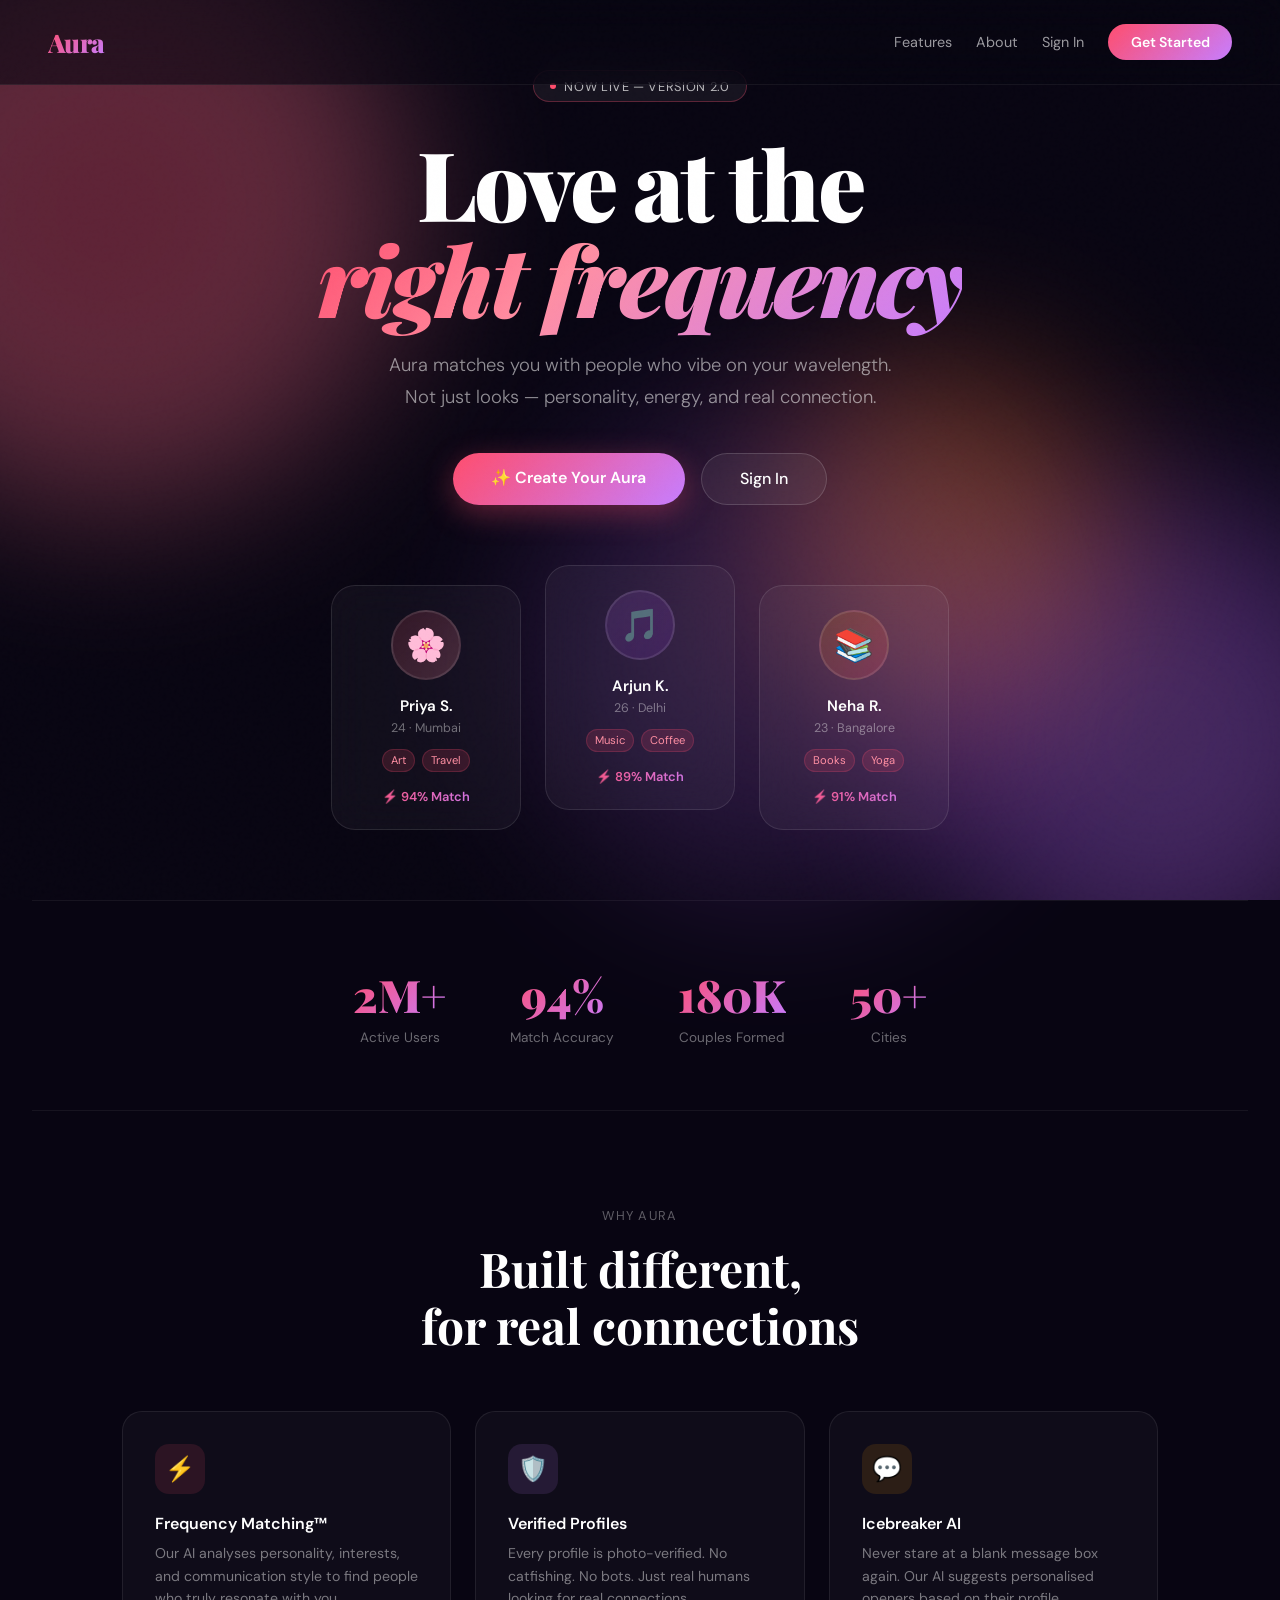
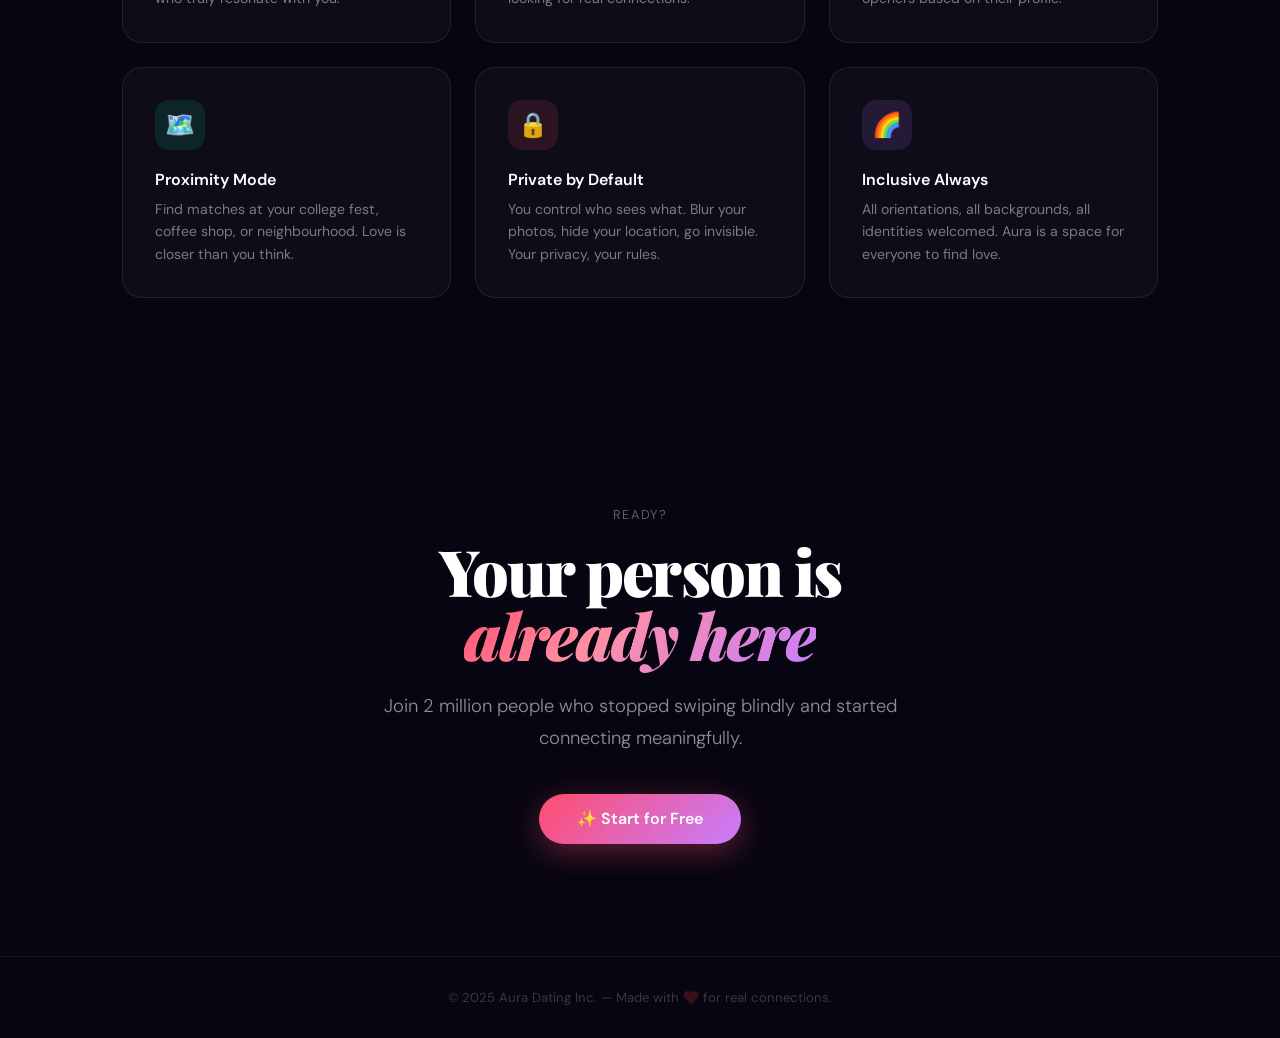
<file: index.html>
<!DOCTYPE html>
<html lang="en">
<head>
<meta charset="UTF-8"/>
<meta name="viewport" content="width=device-width, initial-scale=1.0"/>
<title>Aura — Find Your Frequency</title>
<link rel="preconnect" href="https://fonts.googleapis.com"/>
<link href="https://fonts.googleapis.com/css2?family=Playfair+Display:ital,wght@0,400;0,700;0,900;1,400&family=DM+Sans:opsz,wght@9..40,300;9..40,400;9..40,500;9..40,600&display=swap" rel="stylesheet"/>
<link rel="stylesheet" href="css/style.css"/>
<style>
/* LANDING PAGE SPECIFIC */
.landing-hero{
  min-height:100vh;
  display:flex;
  flex-direction:column;
  align-items:center;
  justify-content:center;
  position:relative;
  overflow:hidden;
  padding:2rem;
}

/* Animated gradient orbs */
.orb{
  position:absolute;
  border-radius:50%;
  filter:blur(80px);
  opacity:0.35;
  animation:drift 8s ease-in-out infinite;
  pointer-events:none;
}
.orb-1{width:600px;height:600px;background:radial-gradient(circle,#FF4D6D,#FF8FA3);top:-10%;left:-15%;animation-delay:0s;}
.orb-2{width:500px;height:500px;background:radial-gradient(circle,#C77DFF,#7B2FBE);bottom:-10%;right:-10%;animation-delay:-3s;}
.orb-3{width:350px;height:350px;background:radial-gradient(circle,#FF9E00,#FF4D6D);top:40%;left:60%;animation-delay:-5s;}

@keyframes drift{
  0%,100%{transform:translate(0,0) scale(1);}
  33%{transform:translate(30px,-20px) scale(1.05);}
  66%{transform:translate(-20px,30px) scale(0.97);}
}

/* Grain overlay */
.grain{
  position:fixed;inset:0;pointer-events:none;z-index:999;
  background-image:url("data:image/svg+xml,%3Csvg viewBox='0 0 256 256' xmlns='http://www.w3.org/2000/svg'%3E%3Cfilter id='n'%3E%3CfeTurbulence type='fractalNoise' baseFrequency='0.9' numOctaves='4' stitchTiles='stitch'/%3E%3C/filter%3E%3Crect width='100%25' height='100%25' filter='url(%23n)' opacity='0.04'/%3E%3C/svg%3E");
  opacity:0.4;
}

.nav{
  position:fixed;top:0;left:0;right:0;z-index:100;
  display:flex;align-items:center;justify-content:space-between;
  padding:1.5rem 3rem;
  background:rgba(8,5,18,0.6);
  backdrop-filter:blur(20px);
  border-bottom:1px solid rgba(255,255,255,0.06);
}
.nav-logo{
  font-family:'Playfair Display',serif;
  font-size:1.6rem;font-weight:900;
  background:linear-gradient(135deg,#FF4D6D,#C77DFF);
  -webkit-background-clip:text;-webkit-text-fill-color:transparent;
  letter-spacing:-0.02em;
}
.nav-links{display:flex;gap:1.5rem;align-items:center;}
.nav-link{
  color:rgba(255,255,255,0.6);font-size:0.9rem;
  text-decoration:none;transition:color .2s;font-family:'DM Sans',sans-serif;
}
.nav-link:hover{color:#fff;}
.nav-cta{
  background:linear-gradient(135deg,#FF4D6D,#C77DFF);
  color:#fff!important;padding:0.55rem 1.4rem;border-radius:50px;
  font-weight:600;font-size:0.88rem;transition:opacity .2s,transform .2s;
}
.nav-cta:hover{opacity:0.9;transform:translateY(-1px);}

.hero-content{
  text-align:center;position:relative;z-index:2;
  max-width:760px;
  animation:fadeUp 1s ease both;
}
@keyframes fadeUp{from{opacity:0;transform:translateY(30px);}to{opacity:1;transform:translateY(0);}}

.hero-tag{
  display:inline-flex;align-items:center;gap:0.5rem;
  background:rgba(255,255,255,0.06);border:1px solid rgba(255,77,109,0.3);
  padding:0.4rem 1rem;border-radius:50px;margin-bottom:2rem;
  font-size:0.8rem;color:rgba(255,255,255,0.7);font-family:'DM Sans',sans-serif;
  letter-spacing:0.05em;text-transform:uppercase;
}
.hero-tag span{width:6px;height:6px;background:#FF4D6D;border-radius:50%;animation:pulse 2s infinite;}
@keyframes pulse{0%,100%{opacity:1;}50%{opacity:0.3;}}

.hero-title{
  font-family:'Playfair Display',serif;
  font-size:clamp(3.5rem,8vw,6rem);
  font-weight:900;line-height:1.0;
  color:#fff;letter-spacing:-0.03em;
  margin-bottom:1.5rem;
}
.hero-title em{
  font-style:italic;
  background:linear-gradient(135deg,#FF4D6D 0%,#FF8FA3 40%,#C77DFF 100%);
  -webkit-background-clip:text;-webkit-text-fill-color:transparent;
}

.hero-sub{
  font-family:'DM Sans',sans-serif;
  font-size:1.15rem;color:rgba(255,255,255,0.55);
  max-width:520px;margin:0 auto 2.5rem;line-height:1.7;font-weight:300;
}

.hero-btns{display:flex;gap:1rem;justify-content:center;flex-wrap:wrap;}
.btn-primary{
  background:linear-gradient(135deg,#FF4D6D,#C77DFF);
  color:#fff;padding:0.9rem 2.4rem;border-radius:50px;
  font-family:'DM Sans',sans-serif;font-weight:600;font-size:1rem;
  text-decoration:none;transition:transform .2s,box-shadow .2s;
  box-shadow:0 8px 30px rgba(255,77,109,0.35);
}
.btn-primary:hover{transform:translateY(-3px);box-shadow:0 12px 40px rgba(255,77,109,0.5);}
.btn-ghost{
  background:rgba(255,255,255,0.06);border:1px solid rgba(255,255,255,0.15);
  color:#fff;padding:0.9rem 2.4rem;border-radius:50px;
  font-family:'DM Sans',sans-serif;font-weight:500;font-size:1rem;
  text-decoration:none;transition:background .2s,transform .2s;
  backdrop-filter:blur(10px);
}
.btn-ghost:hover{background:rgba(255,255,255,0.1);transform:translateY(-2px);}

/* Floating cards */
.float-cards{
  display:flex;gap:1.5rem;justify-content:center;
  margin-top:5rem;position:relative;z-index:2;
  animation:fadeUp 1s ease 0.3s both;
  flex-wrap:wrap;
}
.profile-card{
  width:190px;background:rgba(255,255,255,0.04);
  border:1px solid rgba(255,255,255,0.1);
  border-radius:24px;padding:1.5rem 1.2rem;text-align:center;
  backdrop-filter:blur(20px);
  transition:transform .3s;cursor:pointer;
}
.profile-card:nth-child(2){transform:translateY(-20px);}
.profile-card:hover{transform:translateY(-8px)!important;}
.profile-card:nth-child(2):hover{transform:translateY(-28px)!important;}

.card-avatar{
  width:70px;height:70px;border-radius:50%;
  margin:0 auto 1rem;display:flex;align-items:center;justify-content:center;
  font-size:2rem;border:2px solid rgba(255,255,255,0.1);
}
.card-name{font-family:'DM Sans',sans-serif;font-weight:600;color:#fff;font-size:0.95rem;}
.card-meta{font-size:0.78rem;color:rgba(255,255,255,0.4);margin-top:0.3rem;}
.card-tags{display:flex;gap:0.4rem;flex-wrap:wrap;justify-content:center;margin-top:0.8rem;}
.tag{
  background:rgba(255,77,109,0.15);border:1px solid rgba(255,77,109,0.2);
  color:#FF8FA3;font-size:0.7rem;padding:0.2rem 0.5rem;border-radius:50px;
  font-family:'DM Sans',sans-serif;
}
.card-match{
  margin-top:1rem;font-size:0.8rem;font-weight:600;
  background:linear-gradient(90deg,#FF4D6D,#C77DFF);
  -webkit-background-clip:text;-webkit-text-fill-color:transparent;
}

/* Features section */
.features{
  padding:6rem 2rem;max-width:1100px;margin:0 auto;
}
.section-label{
  text-align:center;font-family:'DM Sans',sans-serif;
  font-size:0.8rem;letter-spacing:0.1em;text-transform:uppercase;
  color:rgba(255,255,255,0.35);margin-bottom:1rem;
}
.section-title{
  text-align:center;font-family:'Playfair Display',serif;
  font-size:clamp(2rem,4vw,3rem);font-weight:700;color:#fff;
  margin-bottom:3.5rem;line-height:1.2;
}
.features-grid{
  display:grid;grid-template-columns:repeat(auto-fit,minmax(280px,1fr));gap:1.5rem;
}
.feature-card{
  background:rgba(255,255,255,0.03);border:1px solid rgba(255,255,255,0.08);
  border-radius:20px;padding:2rem;
  transition:border-color .3s,transform .3s;
}
.feature-card:hover{border-color:rgba(255,77,109,0.4);transform:translateY(-4px);}
.feature-icon{
  width:50px;height:50px;border-radius:14px;
  display:flex;align-items:center;justify-content:center;
  font-size:1.5rem;margin-bottom:1.2rem;
}
.feature-title{font-family:'DM Sans',sans-serif;font-weight:600;color:#fff;margin-bottom:0.5rem;}
.feature-desc{font-family:'DM Sans',sans-serif;font-size:0.88rem;color:rgba(255,255,255,0.45);line-height:1.6;}

/* Stats */
.stats{
  padding:4rem 2rem;
  display:flex;justify-content:center;gap:4rem;flex-wrap:wrap;
  border-top:1px solid rgba(255,255,255,0.06);
  border-bottom:1px solid rgba(255,255,255,0.06);
  margin:0 2rem;
}
.stat-item{text-align:center;}
.stat-num{
  font-family:'Playfair Display',serif;font-size:2.8rem;font-weight:900;
  background:linear-gradient(135deg,#FF4D6D,#C77DFF);
  -webkit-background-clip:text;-webkit-text-fill-color:transparent;
}
.stat-label{font-family:'DM Sans',sans-serif;font-size:0.85rem;color:rgba(255,255,255,0.4);margin-top:0.3rem;}

/* CTA Section */
.cta-section{
  text-align:center;padding:7rem 2rem;
}
.cta-section .hero-title{font-size:clamp(2.5rem,5vw,4rem);}

footer{
  text-align:center;padding:2rem;
  font-family:'DM Sans',sans-serif;font-size:0.82rem;
  color:rgba(255,255,255,0.2);
  border-top:1px solid rgba(255,255,255,0.05);
}
</style>
</head>
<body>
<div class="grain"></div>

<!-- NAV -->
<nav class="nav">
  <div class="nav-logo">Aura</div>
  <div class="nav-links">
    <a href="#features" class="nav-link">Features</a>
    <a href="#about" class="nav-link">About</a>
    <a href="pages/login.html" class="nav-link">Sign In</a>
    <a href="pages/register.html" class="nav-link nav-cta">Get Started</a>
  </div>
</nav>

<!-- HERO -->
<section class="landing-hero">
  <div class="orb orb-1"></div>
  <div class="orb orb-2"></div>
  <div class="orb orb-3"></div>

  <div class="hero-content">
    <div class="hero-tag"><span></span>Now Live — Version 2.0</div>
    <h1 class="hero-title">Love at the<br/><em>right frequency</em></h1>
    <p class="hero-sub">Aura matches you with people who vibe on your wavelength. Not just looks — personality, energy, and real connection.</p>
    <div class="hero-btns">
      <a href="pages/register.html" class="btn-primary">✨ Create Your Aura</a>
      <a href="pages/login.html" class="btn-ghost">Sign In</a>
    </div>
  </div>

  <div class="float-cards">
    <div class="profile-card">
      <div class="card-avatar" style="background:linear-gradient(135deg,#FF4D6D22,#FF8FA333)">🌸</div>
      <div class="card-name">Priya S.</div>
      <div class="card-meta">24 · Mumbai</div>
      <div class="card-tags"><span class="tag">Art</span><span class="tag">Travel</span></div>
      <div class="card-match">⚡ 94% Match</div>
    </div>
    <div class="profile-card">
      <div class="card-avatar" style="background:linear-gradient(135deg,#C77DFF22,#7B2FBE33)">🎵</div>
      <div class="card-name">Arjun K.</div>
      <div class="card-meta">26 · Delhi</div>
      <div class="card-tags"><span class="tag">Music</span><span class="tag">Coffee</span></div>
      <div class="card-match">⚡ 89% Match</div>
    </div>
    <div class="profile-card">
      <div class="card-avatar" style="background:linear-gradient(135deg,#FF9E0022,#FF4D6D33)">📚</div>
      <div class="card-name">Neha R.</div>
      <div class="card-meta">23 · Bangalore</div>
      <div class="card-tags"><span class="tag">Books</span><span class="tag">Yoga</span></div>
      <div class="card-match">⚡ 91% Match</div>
    </div>
  </div>
</section>

<!-- STATS -->
<div class="stats" id="about">
  <div class="stat-item"><div class="stat-num">2M+</div><div class="stat-label">Active Users</div></div>
  <div class="stat-item"><div class="stat-num">94%</div><div class="stat-label">Match Accuracy</div></div>
  <div class="stat-item"><div class="stat-num">180K</div><div class="stat-label">Couples Formed</div></div>
  <div class="stat-item"><div class="stat-num">50+</div><div class="stat-label">Cities</div></div>
</div>

<!-- FEATURES -->
<section class="features" id="features">
  <div class="section-label">Why Aura</div>
  <h2 class="section-title">Built different,<br/>for real connections</h2>
  <div class="features-grid">
    <div class="feature-card">
      <div class="feature-icon" style="background:rgba(255,77,109,0.12)">⚡</div>
      <div class="feature-title">Frequency Matching™</div>
      <div class="feature-desc">Our AI analyses personality, interests, and communication style to find people who truly resonate with you.</div>
    </div>
    <div class="feature-card">
      <div class="feature-icon" style="background:rgba(199,125,255,0.12)">🛡️</div>
      <div class="feature-title">Verified Profiles</div>
      <div class="feature-desc">Every profile is photo-verified. No catfishing. No bots. Just real humans looking for real connections.</div>
    </div>
    <div class="feature-card">
      <div class="feature-icon" style="background:rgba(255,158,0,0.12)">💬</div>
      <div class="feature-title">Icebreaker AI</div>
      <div class="feature-desc">Never stare at a blank message box again. Our AI suggests personalised openers based on their profile.</div>
    </div>
    <div class="feature-card">
      <div class="feature-icon" style="background:rgba(0,200,150,0.12)">🗺️</div>
      <div class="feature-title">Proximity Mode</div>
      <div class="feature-desc">Find matches at your college fest, coffee shop, or neighbourhood. Love is closer than you think.</div>
    </div>
    <div class="feature-card">
      <div class="feature-icon" style="background:rgba(255,77,109,0.12)">🔒</div>
      <div class="feature-title">Private by Default</div>
      <div class="feature-desc">You control who sees what. Blur your photos, hide your location, go invisible. Your privacy, your rules.</div>
    </div>
    <div class="feature-card">
      <div class="feature-icon" style="background:rgba(199,125,255,0.12)">🌈</div>
      <div class="feature-title">Inclusive Always</div>
      <div class="feature-desc">All orientations, all backgrounds, all identities welcomed. Aura is a space for everyone to find love.</div>
    </div>
  </div>
</section>

<!-- CTA -->
<section class="cta-section">
  <div class="orb orb-2" style="opacity:0.2;bottom:0;right:20%;top:auto;"></div>
  <div class="section-label">Ready?</div>
  <h2 class="hero-title">Your person is<br/><em>already here</em></h2>
  <p class="hero-sub" style="margin:1.5rem auto 2.5rem">Join 2 million people who stopped swiping blindly and started connecting meaningfully.</p>
  <div class="hero-btns">
    <a href="pages/register.html" class="btn-primary">✨ Start for Free</a>
  </div>
</section>

<footer>© 2025 Aura Dating Inc. — Made with ❤️ for real connections.</footer>

<script>
// Smooth scroll for anchor links
document.querySelectorAll('a[href^="#"]').forEach(a=>{
  a.addEventListener('click',e=>{
    e.preventDefault();
    document.querySelector(a.getAttribute('href'))?.scrollIntoView({behavior:'smooth'});
  });
});
</script>
</body>
</html>
</file>
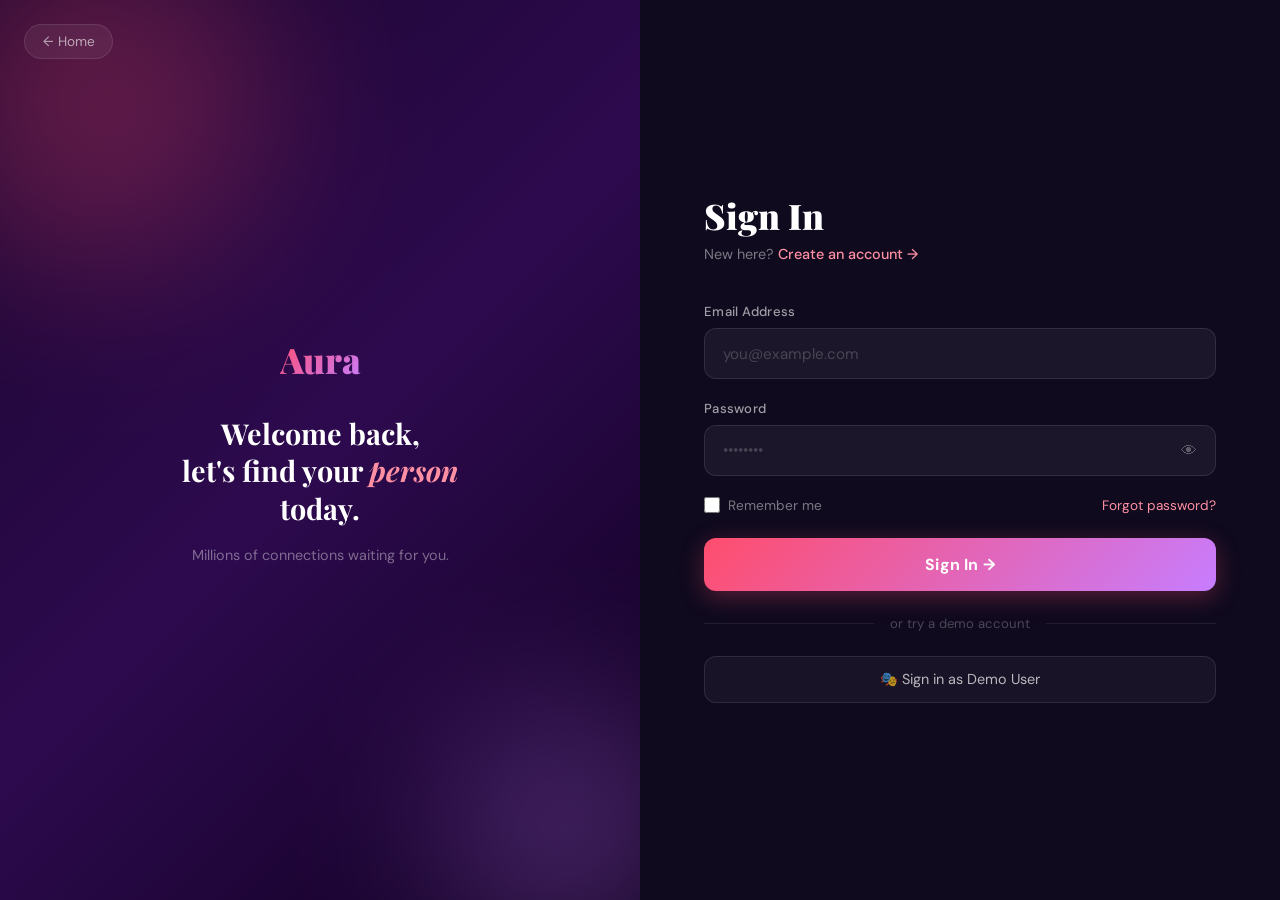
<file: pages/app.html>
<!DOCTYPE html>
<html lang="en">
<head>
<meta charset="UTF-8"/>
<meta name="viewport" content="width=device-width, initial-scale=1.0"/>
<title>Aura — Discover</title>
<link rel="preconnect" href="https://fonts.googleapis.com"/>
<link href="https://fonts.googleapis.com/css2?family=Playfair+Display:ital,wght@0,700;0,900;1,400&family=DM+Sans:opsz,wght@9..40,300;9..40,400;9..40,500;9..40,600&display=swap" rel="stylesheet"/>
<link rel="stylesheet" href="../css/style.css"/>
<style>
.app-shell{display:grid;grid-template-columns:260px 1fr;grid-template-rows:100vh;overflow:hidden;}
@media(max-width:768px){.app-shell{grid-template-columns:1fr;}}

/* SIDEBAR */
.sidebar{
  background:#0C0819;border-right:1px solid rgba(255,255,255,0.06);
  display:flex;flex-direction:column;padding:1.5rem;
  overflow-y:auto;
}
@media(max-width:768px){.sidebar{display:none;}}

.sidebar-logo{
  font-family:'Playfair Display',serif;font-size:1.6rem;font-weight:900;
  background:linear-gradient(135deg,#FF4D6D,#C77DFF);
  -webkit-background-clip:text;-webkit-text-fill-color:transparent;
  margin-bottom:2rem;padding:0.5rem 0;
}

.user-card{
  background:rgba(255,255,255,0.04);border:1px solid rgba(255,255,255,0.08);
  border-radius:16px;padding:1.2rem;display:flex;align-items:center;gap:0.8rem;
  margin-bottom:1.5rem;
}
.user-avatar{
  width:44px;height:44px;border-radius:50%;
  background:linear-gradient(135deg,#FF4D6D,#C77DFF);
  display:flex;align-items:center;justify-content:center;font-size:1.3rem;flex-shrink:0;
}
.user-name{font-weight:600;font-size:0.95rem;color:#fff;}
.user-status{font-size:0.75rem;color:rgba(255,255,255,0.35);margin-top:0.1rem;}

.nav-menu{display:flex;flex-direction:column;gap:0.4rem;flex:1;}
.nav-item{
  display:flex;align-items:center;gap:0.8rem;padding:0.8rem 1rem;
  border-radius:12px;color:rgba(255,255,255,0.5);cursor:pointer;
  transition:all .2s;font-size:0.9rem;
  border:none;background:transparent;width:100%;text-align:left;
}
.nav-item:hover{background:rgba(255,255,255,0.05);color:#fff;}
.nav-item.active{background:rgba(255,77,109,0.12);color:#FF8FA3;}
.nav-icon{font-size:1.1rem;width:22px;text-align:center;}
.nav-badge{
  margin-left:auto;background:#FF4D6D;color:#fff;
  font-size:0.7rem;font-weight:700;padding:0.15rem 0.5rem;
  border-radius:50px;min-width:20px;text-align:center;
}

.sidebar-footer{margin-top:auto;padding-top:1rem;border-top:1px solid rgba(255,255,255,0.06);}
.logout-btn{
  width:100%;padding:0.7rem;border-radius:10px;
  background:rgba(255,77,109,0.08);border:1px solid rgba(255,77,109,0.2);
  color:#FF8FA3;font-size:0.88rem;cursor:pointer;transition:all .2s;
}
.logout-btn:hover{background:rgba(255,77,109,0.15);}

/* MAIN CONTENT */
.main{overflow-y:auto;background:var(--bg);}

/* Mobile nav bar */
.mobile-nav{
  display:none;position:fixed;bottom:0;left:0;right:0;z-index:100;
  background:rgba(8,5,18,0.95);backdrop-filter:blur(20px);
  border-top:1px solid rgba(255,255,255,0.08);
  display:none;justify-content:space-around;padding:0.8rem 0 0.5rem;
}
@media(max-width:768px){.mobile-nav{display:flex;}.main{padding-bottom:80px;}}
.mob-btn{
  background:none;border:none;color:rgba(255,255,255,0.4);
  font-size:1.4rem;cursor:pointer;padding:0.3rem 0.8rem;
  border-radius:10px;transition:all .2s;display:flex;flex-direction:column;align-items:center;gap:0.2rem;
}
.mob-btn.active{color:#FF4D6D;}
.mob-label{font-size:0.6rem;font-family:'DM Sans',sans-serif;}

/* VIEWS */
.view{display:none;padding:2rem;}
.view.active{display:block;}

/* Discover */
.discover-header{display:flex;align-items:center;justify-content:space-between;margin-bottom:2rem;}
.view-title{font-family:'Playfair Display',serif;font-size:1.8rem;font-weight:900;color:#fff;}
.filter-btn{
  background:rgba(255,255,255,0.06);border:1px solid rgba(255,255,255,0.1);
  color:rgba(255,255,255,0.6);padding:0.55rem 1.1rem;border-radius:50px;
  font-size:0.85rem;cursor:pointer;transition:all .2s;
}
.filter-btn:hover{background:rgba(255,255,255,0.1);color:#fff;}

/* Card stack */
.card-stack{
  position:relative;width:100%;max-width:420px;height:560px;margin:0 auto;
}
.profile-card{
  position:absolute;inset:0;
  background:linear-gradient(180deg,rgba(20,10,40,0.3) 0%,rgba(8,5,18,0.98) 100%),
             var(--card-bg, linear-gradient(135deg,#2d0a4e,#1a0530));
  border:1px solid rgba(255,255,255,0.1);border-radius:28px;
  overflow:hidden;cursor:grab;
  transition:transform .15s;
  user-select:none;
}
.profile-card:active{cursor:grabbing;}
.profile-card.dragging{transition:none;}
.profile-card.swipe-left{
  animation:swipeLeft .4s ease forwards;
}
.profile-card.swipe-right{
  animation:swipeRight .4s ease forwards;
}
@keyframes swipeLeft{to{transform:translateX(-140%) rotate(-30deg);opacity:0;}}
@keyframes swipeRight{to{transform:translateX(140%) rotate(30deg);opacity:0;}}

/* Like/Nope overlays */
.card-like-overlay,.card-nope-overlay{
  position:absolute;top:2rem;padding:0.4rem 1.2rem;
  border-radius:8px;font-size:1.3rem;font-weight:900;
  letter-spacing:0.05em;opacity:0;transition:opacity .2s;z-index:5;
  border:3px solid;
}
.card-like-overlay{left:1.5rem;color:#00C896;border-color:#00C896;transform:rotate(-20deg);}
.card-nope-overlay{right:1.5rem;color:#FF4D6D;border-color:#FF4D6D;transform:rotate(20deg);}

.card-bg{
  position:absolute;inset:0;display:flex;align-items:center;justify-content:center;
  font-size:8rem;
  background:var(--card-bg, linear-gradient(135deg,#2d0a4e,#1a0530));
}
.card-info{
  position:absolute;bottom:0;left:0;right:0;padding:1.5rem 1.8rem 2rem;
  background:linear-gradient(0deg,rgba(8,5,18,1) 0%,rgba(8,5,18,0.8) 60%,transparent 100%);
}
.card-name-age{font-family:'Playfair Display',serif;font-size:1.8rem;font-weight:900;color:#fff;}
.card-location{font-size:0.85rem;color:rgba(255,255,255,0.5);margin-top:0.2rem;}
.card-bio{font-size:0.88rem;color:rgba(255,255,255,0.65);margin:0.7rem 0;line-height:1.5;}
.card-interests{display:flex;flex-wrap:wrap;gap:0.4rem;}
.card-tag{
  padding:0.3rem 0.7rem;border-radius:50px;font-size:0.75rem;
  background:rgba(255,255,255,0.08);color:rgba(255,255,255,0.6);
}
.card-match-score{
  position:absolute;top:1.2rem;right:1.2rem;
  background:rgba(8,5,18,0.7);backdrop-filter:blur(10px);
  border-radius:50px;padding:0.4rem 0.9rem;
  font-size:0.8rem;font-weight:700;
  border:1px solid rgba(255,255,255,0.1);
}

/* Action buttons */
.action-btns{
  display:flex;align-items:center;justify-content:center;
  gap:1.2rem;margin-top:2rem;
}
.action-btn{
  border:none;border-radius:50%;cursor:pointer;
  display:flex;align-items:center;justify-content:center;
  transition:transform .2s,box-shadow .2s;font-size:1.3rem;
}
.action-btn.nope{
  width:56px;height:56px;
  background:rgba(255,77,109,0.12);border:2px solid rgba(255,77,109,0.3);
  color:#FF4D6D;
}
.action-btn.super{
  width:48px;height:48px;
  background:rgba(255,211,61,0.1);border:2px solid rgba(255,211,61,0.3);
  color:#FFD93D;
}
.action-btn.like{
  width:64px;height:64px;
  background:rgba(0,200,150,0.12);border:2px solid rgba(0,200,150,0.3);
  color:#00C896;
}
.action-btn:hover{transform:scale(1.12);}
.action-btn.like:hover{box-shadow:0 8px 30px rgba(0,200,150,0.3);}
.action-btn.nope:hover{box-shadow:0 8px 30px rgba(255,77,109,0.3);}

/* No more cards */
.no-cards{
  display:none;text-align:center;padding:3rem 2rem;
}
.no-cards-icon{font-size:4rem;margin-bottom:1rem;}
.no-cards-title{font-family:'Playfair Display',serif;font-size:1.5rem;color:#fff;margin-bottom:0.5rem;}
.no-cards-sub{color:var(--text-muted);font-size:0.9rem;}

/* MATCHES VIEW */
.matches-grid{
  display:grid;grid-template-columns:repeat(auto-fill,minmax(200px,1fr));gap:1.2rem;
}
.match-card{
  background:rgba(255,255,255,0.04);border:1px solid rgba(255,255,255,0.08);
  border-radius:20px;padding:1.5rem;text-align:center;cursor:pointer;
  transition:all .2s;
}
.match-card:hover{border-color:rgba(255,77,109,0.3);transform:translateY(-4px);}
.match-avatar{
  width:70px;height:70px;border-radius:50%;
  margin:0 auto 1rem;display:flex;align-items:center;justify-content:center;
  font-size:2rem;border:2px solid rgba(255,77,109,0.3);
  background:linear-gradient(135deg,rgba(255,77,109,0.1),rgba(199,125,255,0.1));
}
.match-name{font-weight:600;color:#fff;font-size:0.95rem;}
.match-meta{font-size:0.78rem;color:var(--text-muted);margin-top:0.25rem;}
.match-score{
  margin-top:0.7rem;font-size:0.82rem;font-weight:700;
  background:linear-gradient(90deg,#FF4D6D,#C77DFF);
  -webkit-background-clip:text;-webkit-text-fill-color:transparent;
}
.chat-btn{
  margin-top:0.8rem;width:100%;padding:0.5rem;border-radius:50px;
  background:rgba(255,77,109,0.1);border:1px solid rgba(255,77,109,0.2);
  color:#FF8FA3;font-size:0.82rem;cursor:pointer;transition:all .2s;
}
.chat-btn:hover{background:rgba(255,77,109,0.2);}

/* CHAT VIEW */
.chat-layout{display:grid;grid-template-columns:280px 1fr;gap:0;height:calc(100vh - 4rem);}
@media(max-width:900px){.chat-layout{grid-template-columns:1fr;}}
.chat-list{border-right:1px solid rgba(255,255,255,0.06);overflow-y:auto;}
.chat-list-header{padding:1.2rem 1.5rem;font-weight:600;font-size:0.95rem;color:#fff;border-bottom:1px solid rgba(255,255,255,0.06);}
.chat-item{
  display:flex;align-items:center;gap:0.8rem;padding:1rem 1.5rem;
  cursor:pointer;transition:background .2s;border-bottom:1px solid rgba(255,255,255,0.04);
}
.chat-item:hover,.chat-item.active{background:rgba(255,255,255,0.04);}
.chat-item-avatar{
  width:44px;height:44px;border-radius:50%;flex-shrink:0;
  display:flex;align-items:center;justify-content:center;font-size:1.3rem;
  background:linear-gradient(135deg,rgba(255,77,109,0.15),rgba(199,125,255,0.15));
}
.chat-item-name{font-size:0.9rem;font-weight:600;color:#fff;}
.chat-item-preview{font-size:0.78rem;color:var(--text-muted);margin-top:0.15rem;white-space:nowrap;overflow:hidden;text-overflow:ellipsis;max-width:160px;}
.online-dot{width:10px;height:10px;background:#00C896;border-radius:50%;border:2px solid #0C0819;margin-left:auto;flex-shrink:0;}

.chat-window{display:flex;flex-direction:column;}
.chat-window-header{
  display:flex;align-items:center;gap:1rem;padding:1.2rem 1.5rem;
  border-bottom:1px solid rgba(255,255,255,0.06);
}
.chat-window-avatar{width:40px;height:40px;border-radius:50%;display:flex;align-items:center;justify-content:center;font-size:1.2rem;background:linear-gradient(135deg,rgba(255,77,109,0.15),rgba(199,125,255,0.15));}
.chat-window-name{font-weight:600;color:#fff;}
.chat-window-status{font-size:0.78rem;color:#00C896;}
.messages{flex:1;overflow-y:auto;padding:1.5rem;display:flex;flex-direction:column;gap:0.8rem;}
.msg{max-width:70%;padding:0.8rem 1.1rem;border-radius:18px;font-size:0.9rem;line-height:1.5;animation:msgIn .2s ease;}
@keyframes msgIn{from{opacity:0;transform:translateY(8px);}to{opacity:1;transform:translateY(0);}}
.msg.them{background:rgba(255,255,255,0.07);color:rgba(255,255,255,0.9);border-bottom-left-radius:4px;align-self:flex-start;}
.msg.me{background:linear-gradient(135deg,#FF4D6D,#C77DFF);color:#fff;border-bottom-right-radius:4px;align-self:flex-end;}
.msg-time{font-size:0.68rem;color:var(--text-dim);margin-top:0.2rem;}
.msg-wrap.me{display:flex;flex-direction:column;align-items:flex-end;}
.msg-wrap.them{display:flex;flex-direction:column;align-items:flex-start;}

.chat-input-row{
  display:flex;align-items:center;gap:0.8rem;padding:1rem 1.5rem;
  border-top:1px solid rgba(255,255,255,0.06);
}
.chat-input{
  flex:1;padding:0.8rem 1.2rem;
  background:rgba(255,255,255,0.06);border:1px solid rgba(255,255,255,0.1);
  border-radius:50px;color:#fff;font-size:0.92rem;outline:none;transition:border-color .2s;
}
.chat-input:focus{border-color:#FF4D6D;}
.chat-input::placeholder{color:rgba(255,255,255,0.2);}
.send-btn{
  width:44px;height:44px;border:none;border-radius:50%;flex-shrink:0;
  background:linear-gradient(135deg,#FF4D6D,#C77DFF);
  color:#fff;font-size:1.1rem;cursor:pointer;
  display:flex;align-items:center;justify-content:center;
  transition:transform .2s,opacity .2s;
}
.send-btn:hover{transform:scale(1.1);}
.send-btn:disabled{opacity:0.4;cursor:not-allowed;transform:none;}

.chat-placeholder{
  flex:1;display:flex;flex-direction:column;align-items:center;justify-content:center;
  color:var(--text-muted);text-align:center;padding:2rem;
}
.chat-placeholder-icon{font-size:3rem;margin-bottom:1rem;}

/* PROFILE VIEW */
.profile-view{max-width:600px;}
.profile-hero{
  background:rgba(255,255,255,0.04);border:1px solid rgba(255,255,255,0.08);
  border-radius:24px;padding:2.5rem;display:flex;align-items:flex-start;gap:2rem;
  margin-bottom:1.5rem;flex-wrap:wrap;
}
.profile-big-avatar{
  width:90px;height:90px;border-radius:50%;flex-shrink:0;
  display:flex;align-items:center;justify-content:center;font-size:2.8rem;
  background:linear-gradient(135deg,rgba(255,77,109,0.2),rgba(199,125,255,0.2));
  border:3px solid rgba(255,77,109,0.3);
}
.profile-name{font-family:'Playfair Display',serif;font-size:1.6rem;font-weight:900;color:#fff;}
.profile-meta{color:var(--text-muted);margin-top:0.3rem;font-size:0.9rem;}
.profile-bio{color:rgba(255,255,255,0.7);margin-top:0.8rem;line-height:1.6;font-size:0.9rem;}
.edit-profile-btn{
  margin-top:1rem;padding:0.6rem 1.4rem;border-radius:50px;
  background:rgba(255,255,255,0.06);border:1px solid rgba(255,255,255,0.12);
  color:rgba(255,255,255,0.7);font-size:0.85rem;cursor:pointer;transition:all .2s;
}
.edit-profile-btn:hover{background:rgba(255,255,255,0.1);color:#fff;}

.profile-section{
  background:rgba(255,255,255,0.03);border:1px solid rgba(255,255,255,0.07);
  border-radius:18px;padding:1.5rem;margin-bottom:1rem;
}
.ps-title{font-size:0.82rem;letter-spacing:0.05em;text-transform:uppercase;color:var(--text-dim);margin-bottom:1rem;}
.interest-pills{display:flex;flex-wrap:wrap;gap:0.5rem;}
.i-pill{
  padding:0.4rem 0.9rem;border-radius:50px;font-size:0.82rem;
  background:rgba(255,77,109,0.1);border:1px solid rgba(255,77,109,0.2);color:#FF8FA3;
}

/* Toast */
.toast{
  position:fixed;bottom:5rem;left:50%;transform:translateX(-50%) translateY(20px);
  background:rgba(20,15,40,0.95);border:1px solid rgba(255,255,255,0.15);
  border-radius:50px;padding:0.7rem 1.5rem;font-size:0.88rem;
  color:#fff;z-index:1000;opacity:0;transition:all .3s;pointer-events:none;
  backdrop-filter:blur(20px);
}
.toast.show{opacity:1;transform:translateX(-50%) translateY(0);}

/* Match popup */
.match-popup{
  position:fixed;inset:0;z-index:200;display:none;
  align-items:center;justify-content:center;
  background:rgba(0,0,0,0.85);backdrop-filter:blur(10px);
}
.match-popup.show{display:flex;}
.match-popup-inner{
  text-align:center;padding:3rem 2rem;max-width:380px;width:90%;
  animation:popIn .4s cubic-bezier(.34,1.56,.64,1);
}
@keyframes popIn{from{opacity:0;transform:scale(0.7);}to{opacity:1;transform:scale(1);}}
.match-fire{font-size:4rem;margin-bottom:1rem;}
.match-headline{
  font-family:'Playfair Display',serif;font-size:2.2rem;font-weight:900;
  background:linear-gradient(135deg,#FF4D6D,#C77DFF);
  -webkit-background-clip:text;-webkit-text-fill-color:transparent;
  margin-bottom:0.5rem;
}
.match-sub{color:rgba(255,255,255,0.6);font-size:0.95rem;margin-bottom:2rem;}
.match-avatars{display:flex;align-items:center;justify-content:center;gap:1rem;margin-bottom:2rem;}
.match-av{width:80px;height:80px;border-radius:50%;display:flex;align-items:center;justify-content:center;font-size:2.2rem;border:3px solid rgba(255,77,109,0.4);background:rgba(255,77,109,0.1);}
.match-heart{font-size:1.8rem;}
.match-btns{display:flex;gap:1rem;justify-content:center;flex-wrap:wrap;}
.match-chat-btn{
  padding:0.9rem 2rem;border-radius:50px;border:none;
  background:linear-gradient(135deg,#FF4D6D,#C77DFF);
  color:#fff;font-weight:700;font-size:0.95rem;cursor:pointer;
  transition:opacity .2s,transform .2s;
}
.match-chat-btn:hover{opacity:0.9;transform:translateY(-2px);}
.match-later-btn{
  padding:0.9rem 1.5rem;border-radius:50px;
  background:rgba(255,255,255,0.06);border:1px solid rgba(255,255,255,0.12);
  color:rgba(255,255,255,0.6);cursor:pointer;transition:all .2s;
}
.match-later-btn:hover{background:rgba(255,255,255,0.1);}

/* Scrollbar for messages */
.messages::-webkit-scrollbar{width:4px;}
.messages::-webkit-scrollbar-thumb{background:rgba(255,255,255,0.1);}
</style>
</head>
<body>
<div class="app-shell">

  <!-- SIDEBAR -->
  <aside class="sidebar">
    <div class="sidebar-logo">Aura</div>
    <div class="user-card" id="sidebarUser">
      <div class="user-avatar" id="sidebarAvatar">🌸</div>
      <div>
        <div class="user-name" id="sidebarName">Loading…</div>
        <div class="user-status">🟢 Active now</div>
      </div>
    </div>
    <div class="nav-menu">
      <button class="nav-item active" onclick="showView('discover',this)"><span class="nav-icon">🔥</span> Discover</button>
      <button class="nav-item" onclick="showView('matches',this)"><span class="nav-icon">💞</span> Matches <span class="nav-badge" id="matchBadge">0</span></button>
      <button class="nav-item" onclick="showView('chat',this)"><span class="nav-icon">💬</span> Messages</button>
      <button class="nav-item" onclick="showView('profile',this)"><span class="nav-icon">👤</span> Profile</button>
    </div>
    <div class="sidebar-footer">
      <button class="logout-btn" onclick="Auth.logout()">← Sign Out</button>
    </div>
  </aside>

  <!-- MAIN -->
  <main class="main">

    <!-- DISCOVER -->
    <div class="view active" id="view-discover">
      <div class="discover-header">
        <div class="view-title">Discover 🔥</div>
        <button class="filter-btn">⚙ Filters</button>
      </div>
      <div class="card-stack" id="cardStack">
        <div class="no-cards" id="noCards" style="display:none">
          <div class="no-cards-icon">🌊</div>
          <div class="no-cards-title">You've seen everyone!</div>
          <div class="no-cards-sub">Check back later for new profiles, or expand your filters.</div>
        </div>
      </div>
      <div class="action-btns" id="actionBtns">
        <button class="action-btn nope" onclick="swipeCard('left')" title="Pass">✕</button>
        <button class="action-btn super" onclick="superLike()" title="Super Like">⭐</button>
        <button class="action-btn like" onclick="swipeCard('right')" title="Like">♥</button>
      </div>
    </div>

    <!-- MATCHES -->
    <div class="view" id="view-matches">
      <div class="discover-header"><div class="view-title">Matches 💞</div></div>
      <div class="matches-grid" id="matchesGrid">
        <div style="color:var(--text-muted);font-size:0.9rem;grid-column:1/-1">Start swiping to get matches! 🔥</div>
      </div>
    </div>

    <!-- CHAT -->
    <div class="view" id="view-chat">
      <div class="chat-layout" id="chatLayout">
        <div class="chat-list">
          <div class="chat-list-header">💬 Messages</div>
          <div id="chatListItems"></div>
        </div>
        <div class="chat-placeholder" id="chatPlaceholder">
          <div class="chat-placeholder-icon">💌</div>
          <div>Select a conversation to start chatting</div>
        </div>
        <div class="chat-window" id="chatWindow" style="display:none">
          <div class="chat-window-header" id="chatHeader"></div>
          <div class="messages" id="messagesBox"></div>
          <div class="chat-input-row">
            <input type="text" class="chat-input" id="chatInputField" placeholder="Type a message…" autocomplete="off"/>
            <button class="send-btn" id="sendMsgBtn" onclick="sendMessage()">➤</button>
          </div>
        </div>
      </div>
    </div>

    <!-- PROFILE -->
    <div class="view" id="view-profile">
      <div class="discover-header"><div class="view-title">My Profile 👤</div></div>
      <div class="profile-view">
        <div class="profile-hero" id="profileHero"></div>
        <div class="profile-section">
          <div class="ps-title">My Interests</div>
          <div class="interest-pills" id="profileInterests"></div>
        </div>
        <div class="profile-section">
          <div class="ps-title">Account</div>
          <div style="color:var(--text-muted);font-size:0.9rem;line-height:2">
            <div id="profileEmail"></div>
            <div id="profileJoined"></div>
          </div>
        </div>
      </div>
    </div>

  </main><!-- /main -->
</div><!-- /app-shell -->

<!-- Mobile nav -->
<div class="mobile-nav" id="mobileNav">
  <button class="mob-btn active" onclick="showView('discover',this)">🔥<span class="mob-label">Discover</span></button>
  <button class="mob-btn" onclick="showView('matches',this)">💞<span class="mob-label">Matches</span></button>
  <button class="mob-btn" onclick="showView('chat',this)">💬<span class="mob-label">Chat</span></button>
  <button class="mob-btn" onclick="showView('profile',this)">👤<span class="mob-label">Me</span></button>
</div>

<!-- Match popup -->
<div class="match-popup" id="matchPopup">
  <div class="match-popup-inner">
    <div class="match-fire">🎉</div>
    <div class="match-headline">It's a Match!</div>
    <div class="match-sub" id="matchSubText">You and someone both liked each other</div>
    <div class="match-avatars">
      <div class="match-av" id="myMatchAv"></div>
      <div class="match-heart">❤️</div>
      <div class="match-av" id="theirMatchAv"></div>
    </div>
    <div class="match-btns">
      <button class="match-chat-btn" onclick="goToChat()">💬 Send a Message</button>
      <button class="match-later-btn" onclick="closeMatchPopup()">Maybe Later</button>
    </div>
  </div>
</div>

<!-- Toast -->
<div class="toast" id="toast"></div>

<script src="../js/auth.js"></script>
<script>
/* ── INIT ── */
const session = Auth.requireAuth();
if(!session) throw new Error('Not authenticated');

// State
let profiles = [];
let currentIdx = 0;
let dragStartX = 0, dragStartY = 0, currentX = 0;
let isDragging = false;
let activeMatchedUser = null;
let activeChatUser = null;
const chatHistories = {}; // {userId: [{role,text,time}]}

// AI-style auto responses
const autoReplies = [
  "Haha that's so true! 😂",
  "I totally get you!",
  "Wow, tell me more about that 👀",
  "We have so much in common!",
  "That's really interesting 🌟",
  "Okay now I'm curious 😄",
  "Same!! I thought I was the only one",
  "This is why we matched 😍",
  "You seem like such a genuine person ✨",
  "Can't believe we're this alike!",
];

function getRandReply(){ return autoReplies[Math.floor(Math.random()*autoReplies.length)]; }

/* ── BOOTSTRAP ── */
function init(){
  // Sidebar user info
  document.getElementById('sidebarAvatar').textContent = session.avatar || '🌸';
  document.getElementById('sidebarName').textContent = session.name;

  // Build profile cards from users (excluding self and already liked)
  const allUsers = Auth.getUsers();
  const myFull = Auth.getFullUser(session.id);
  const liked = myFull?.likes || [];
  const matches = myFull?.matches || [];
  profiles = allUsers.filter(u =>
    u.id !== session.id &&
    !liked.includes(u.id)
  );
  // Shuffle
  profiles = profiles.sort(()=>Math.random()-0.5);

  buildCards();
  renderMatches();
  renderChatList();
  renderProfile();
  updateMatchBadge();
}

/* ── CARDS ── */
const CARD_GRADIENTS = [
  'linear-gradient(135deg,#2d0a4e,#1a0530)',
  'linear-gradient(135deg,#0a1f3d,#071428)',
  'linear-gradient(135deg,#1a0530,#0f0020)',
  'linear-gradient(135deg,#1a2040,#0a1020)',
  'linear-gradient(135deg,#2d1a0a,#1a0f05)',
];

function buildCards(){
  const stack = document.getElementById('cardStack');
  // Remove old cards (keep no-cards placeholder)
  stack.querySelectorAll('.profile-card').forEach(c=>c.remove());

  if(profiles.length === 0){
    showNoCards(); return;
  }

  // Show up to 3 cards in stack (back to front)
  const toShow = profiles.slice(currentIdx, currentIdx+3).reverse();
  toShow.forEach((u, i)=>{
    const card = makeCard(u, i === toShow.length-1);
    stack.appendChild(card);
  });
}

function makeCard(user, isTop){
  const grad = CARD_GRADIENTS[Math.floor(Math.random()*CARD_GRADIENTS.length)];
  const matchScore = 70 + Math.floor(Math.random()*25);
  const card = document.createElement('div');
  card.className = 'profile-card';
  card.dataset.userId = user.id;
  card.style.setProperty('--card-bg', grad);
  card.style.transform = `scale(${isTop?1:0.95}) translateY(${isTop?0:12}px)`;
  card.style.zIndex = isTop ? 10 : 5;

  card.innerHTML = `
    <div class="card-bg" style="background:${grad}">${user.avatar}</div>
    <div class="card-like-overlay">LIKE 💚</div>
    <div class="card-nope-overlay">NOPE ✕</div>
    <div class="card-match-score" style="background:linear-gradient(135deg,rgba(255,77,109,0.2),rgba(199,125,255,0.2));color:#FF8FA3;border:1px solid rgba(255,77,109,0.2);">⚡ ${matchScore}%</div>
    <div class="card-info">
      <div class="card-name-age">${user.name}, ${user.age}</div>
      <div class="card-location">📍 ${user.location || 'India'}</div>
      <div class="card-bio">${user.bio || 'Just looking for a good conversation ✨'}</div>
      <div class="card-interests">
        ${(user.interests||[]).slice(0,4).map(i=>`<span class="card-tag">${i}</span>`).join('')}
      </div>
    </div>`;

  if(isTop) setupDrag(card);
  return card;
}

function setupDrag(card){
  card.addEventListener('mousedown', onDragStart);
  card.addEventListener('touchstart', onDragStart, {passive:true});
  document.addEventListener('mousemove', onDragMove);
  document.addEventListener('touchmove', onDragMove, {passive:true});
  document.addEventListener('mouseup', onDragEnd);
  document.addEventListener('touchend', onDragEnd);
}

function onDragStart(e){
  isDragging = true;
  dragStartX = (e.touches?.[0]?.clientX ?? e.clientX);
  dragStartY = (e.touches?.[0]?.clientY ?? e.clientY);
  const card = document.querySelector('.profile-card[style*="z-index: 10"], .profile-card');
  if(card) card.classList.add('dragging');
}

function onDragMove(e){
  if(!isDragging) return;
  currentX = (e.touches?.[0]?.clientX ?? e.clientX) - dragStartX;
  const card = document.querySelector('.profile-card.dragging');
  if(!card) return;
  const rot = currentX * 0.08;
  card.style.transform = `translateX(${currentX}px) rotate(${rot}deg)`;
  const like = card.querySelector('.card-like-overlay');
  const nope = card.querySelector('.card-nope-overlay');
  if(currentX > 30){ like.style.opacity = Math.min(1, (currentX-30)/80); nope.style.opacity = 0; }
  else if(currentX < -30){ nope.style.opacity = Math.min(1, (-currentX-30)/80); like.style.opacity = 0; }
  else { like.style.opacity = 0; nope.style.opacity = 0; }
}

function onDragEnd(){
  if(!isDragging) return;
  isDragging = false;
  const card = document.querySelector('.profile-card.dragging');
  if(!card){ document.removeEventListener('mousemove',onDragMove); return; }
  card.classList.remove('dragging');
  if(currentX > 80) triggerSwipe('right', card);
  else if(currentX < -80) triggerSwipe('left', card);
  else { card.style.transform = 'scale(1) translateY(0)'; card.style.transition = 'transform .3s'; setTimeout(()=>card.style.transition='',300); }
  currentX = 0;
}

function swipeCard(dir){
  const card = document.querySelector('.profile-card');
  if(card) triggerSwipe(dir, card);
}

function triggerSwipe(dir, card){
  const userId = card.dataset.userId;
  card.classList.add(dir === 'right' ? 'swipe-right' : 'swipe-left');
  card.style.zIndex = 20;
  setTimeout(()=>{
    card.remove();
    currentIdx++;
    buildCards();
    if(dir === 'right') handleLike(userId);
    if(currentIdx >= profiles.length) showNoCards();
  }, 400);
}

function handleLike(userId){
  const myFull = Auth.getFullUser(session.id);
  const them = Auth.getFullUser(userId);
  if(!myFull || !them) return;

  // Add to my likes
  const myLikes = myFull.likes || [];
  myLikes.push(userId);
  Auth.updateProfile({likes: myLikes});

  // Check if they "liked" me (50% chance for demo)
  const theyLikeMe = Math.random() > 0.4;
  if(theyLikeMe){
    // It's a match!
    const myMatches = myFull.matches || [];
    myMatches.push(userId);
    Auth.updateProfile({matches: myMatches});
    activeMatchedUser = them;
    setTimeout(()=>showMatchPopup(them), 600);
    renderMatches();
    updateMatchBadge();
  }
}

function superLike(){
  showToast('⭐ Super Liked!');
  swipeCard('right');
}

function showNoCards(){
  document.getElementById('noCards').style.display = 'block';
  document.getElementById('actionBtns').style.opacity = '0.3';
  document.getElementById('actionBtns').style.pointerEvents = 'none';
}

/* ── MATCH POPUP ── */
function showMatchPopup(them){
  document.getElementById('myMatchAv').textContent = session.avatar || '🌸';
  document.getElementById('theirMatchAv').textContent = them.avatar;
  document.getElementById('matchSubText').textContent = `You and ${them.name.split(' ')[0]} liked each other!`;
  document.getElementById('matchPopup').classList.add('show');
}
function closeMatchPopup(){ document.getElementById('matchPopup').classList.remove('show'); }
function goToChat(){
  closeMatchPopup();
  showView('chat');
  if(activeMatchedUser) openChat(activeMatchedUser);
}

/* ── MATCHES ── */
function renderMatches(){
  const myFull = Auth.getFullUser(session.id);
  const matchIds = myFull?.matches || [];
  const grid = document.getElementById('matchesGrid');
  if(matchIds.length === 0){
    grid.innerHTML = '<div style="color:var(--text-muted);font-size:0.9rem;grid-column:1/-1">Start swiping to get matches! 🔥</div>';
    return;
  }
  grid.innerHTML = '';
  matchIds.forEach(id=>{
    const u = Auth.getFullUser(id);
    if(!u) return;
    const matchScore = 70 + Math.floor(Math.random()*25);
    const card = document.createElement('div');
    card.className = 'match-card';
    card.innerHTML = `
      <div class="match-avatar">${u.avatar}</div>
      <div class="match-name">${u.name}</div>
      <div class="match-meta">${u.age} · ${u.location||'India'}</div>
      <div class="match-score">⚡ ${matchScore}% Match</div>
      <button class="chat-btn" onclick="showView('chat');openChat(Auth.getFullUser('${u.id}'))">💬 Message</button>`;
    grid.appendChild(card);
  });
}

function updateMatchBadge(){
  const myFull = Auth.getFullUser(session.id);
  const count = myFull?.matches?.length || 0;
  document.getElementById('matchBadge').textContent = count;
}

/* ── CHAT ── */
function renderChatList(){
  const myFull = Auth.getFullUser(session.id);
  const matchIds = myFull?.matches || [];
  const container = document.getElementById('chatListItems');
  container.innerHTML = '';
  if(matchIds.length === 0){
    container.innerHTML = '<div style="padding:1rem 1.5rem;color:var(--text-muted);font-size:0.85rem">No matches yet</div>';
    return;
  }
  matchIds.forEach(id=>{
    const u = Auth.getFullUser(id);
    if(!u) return;
    const history = chatHistories[id] || [];
    const last = history[history.length-1]?.text || 'Say hello! 👋';
    const item = document.createElement('div');
    item.className = 'chat-item';
    item.id = 'chatItem_'+id;
    item.innerHTML = `
      <div class="chat-item-avatar">${u.avatar}</div>
      <div style="flex:1;min-width:0">
        <div class="chat-item-name">${u.name}</div>
        <div class="chat-item-preview">${last}</div>
      </div>
      <div class="online-dot"></div>`;
    item.addEventListener('click',()=>openChat(u));
    container.appendChild(item);
  });
}

function openChat(user){
  activeChatUser = user;
  document.getElementById('chatPlaceholder').style.display = 'none';
  const win = document.getElementById('chatWindow');
  win.style.display = 'flex';

  // Header
  document.getElementById('chatHeader').innerHTML = `
    <div class="chat-window-avatar">${user.avatar}</div>
    <div>
      <div class="chat-window-name">${user.name}</div>
      <div class="chat-window-status">🟢 Online</div>
    </div>`;

  // Highlight active chat item
  document.querySelectorAll('.chat-item').forEach(el=>el.classList.remove('active'));
  const activeItem = document.getElementById('chatItem_'+user.id);
  if(activeItem) activeItem.classList.add('active');

  renderMessages(user.id);
  document.getElementById('chatInputField').focus();
}

function renderMessages(userId){
  const box = document.getElementById('messagesBox');
  const history = chatHistories[userId] || [];
  box.innerHTML = '';

  if(history.length === 0){
    box.innerHTML = `<div style="text-align:center;color:var(--text-muted);font-size:0.85rem;margin:auto">
      You matched! Send a message to start the conversation 💌</div>`;
    return;
  }
  history.forEach(msg=>{
    const wrap = document.createElement('div');
    wrap.className = 'msg-wrap ' + msg.role;
    wrap.innerHTML = `<div class="msg ${msg.role}">${msg.text}</div><div class="msg-time">${msg.time}</div>`;
    box.appendChild(wrap);
  });
  box.scrollTop = box.scrollHeight;
}

function sendMessage(){
  const input = document.getElementById('chatInputField');
  const text = input.value.trim();
  if(!text || !activeChatUser) return;

  const userId = activeChatUser.id;
  if(!chatHistories[userId]) chatHistories[userId] = [];

  const now = new Date().toLocaleTimeString([], {hour:'2-digit',minute:'2-digit'});
  chatHistories[userId].push({role:'me', text, time: now});
  input.value = '';
  renderMessages(userId);
  renderChatList();

  // Auto reply
  setTimeout(()=>{
    const reply = getRandReply();
    chatHistories[userId].push({role:'them', text:reply, time: new Date().toLocaleTimeString([],{hour:'2-digit',minute:'2-digit'})});
    renderMessages(userId);
    renderChatList();
  }, 800 + Math.random()*1200);
}

// Send on Enter
document.getElementById('chatInputField').addEventListener('keydown',e=>{
  if(e.key==='Enter') sendMessage();
});

/* ── PROFILE ── */
function renderProfile(){
  const myFull = Auth.getFullUser(session.id) || session;
  document.getElementById('profileHero').innerHTML = `
    <div class="profile-big-avatar">${myFull.avatar || '🌸'}</div>
    <div>
      <div class="profile-name">${myFull.name}</div>
      <div class="profile-meta">${myFull.age} years · ${myFull.location || 'India'} · ${myFull.gender || ''}</div>
      <div class="profile-bio">${myFull.bio || 'No bio yet — add one to attract better matches!'}</div>
      <button class="edit-profile-btn" onclick="showToast('Profile editing coming soon! ✨')">✏️ Edit Profile</button>
    </div>`;
  const pills = document.getElementById('profileInterests');
  pills.innerHTML = (myFull.interests||[]).map(i=>`<span class="i-pill">${i}</span>`).join('') || '<span style="color:var(--text-muted);font-size:0.88rem">No interests added yet</span>';
  document.getElementById('profileEmail').innerHTML = `📧 ${myFull.email}`;
  document.getElementById('profileJoined').innerHTML = `📅 Joined ${new Date(myFull.createdAt).toLocaleDateString('en-IN',{month:'long',year:'numeric'})}`;
}

/* ── VIEWS ── */
function showView(viewName, btn){
  document.querySelectorAll('.view').forEach(v=>v.classList.remove('active'));
  document.getElementById('view-'+viewName).classList.add('active');
  document.querySelectorAll('.nav-item,.mob-btn').forEach(b=>b.classList.remove('active'));
  if(btn) btn.classList.add('active');
  if(viewName === 'matches') renderMatches();
  if(viewName === 'chat') renderChatList();
  if(viewName === 'profile') renderProfile();
}

/* ── TOAST ── */
function showToast(msg){
  const t = document.getElementById('toast');
  t.textContent = msg; t.classList.add('show');
  setTimeout(()=>t.classList.remove('show'), 2500);
}

// Start
init();
</script>
</body>
</html>
</file>
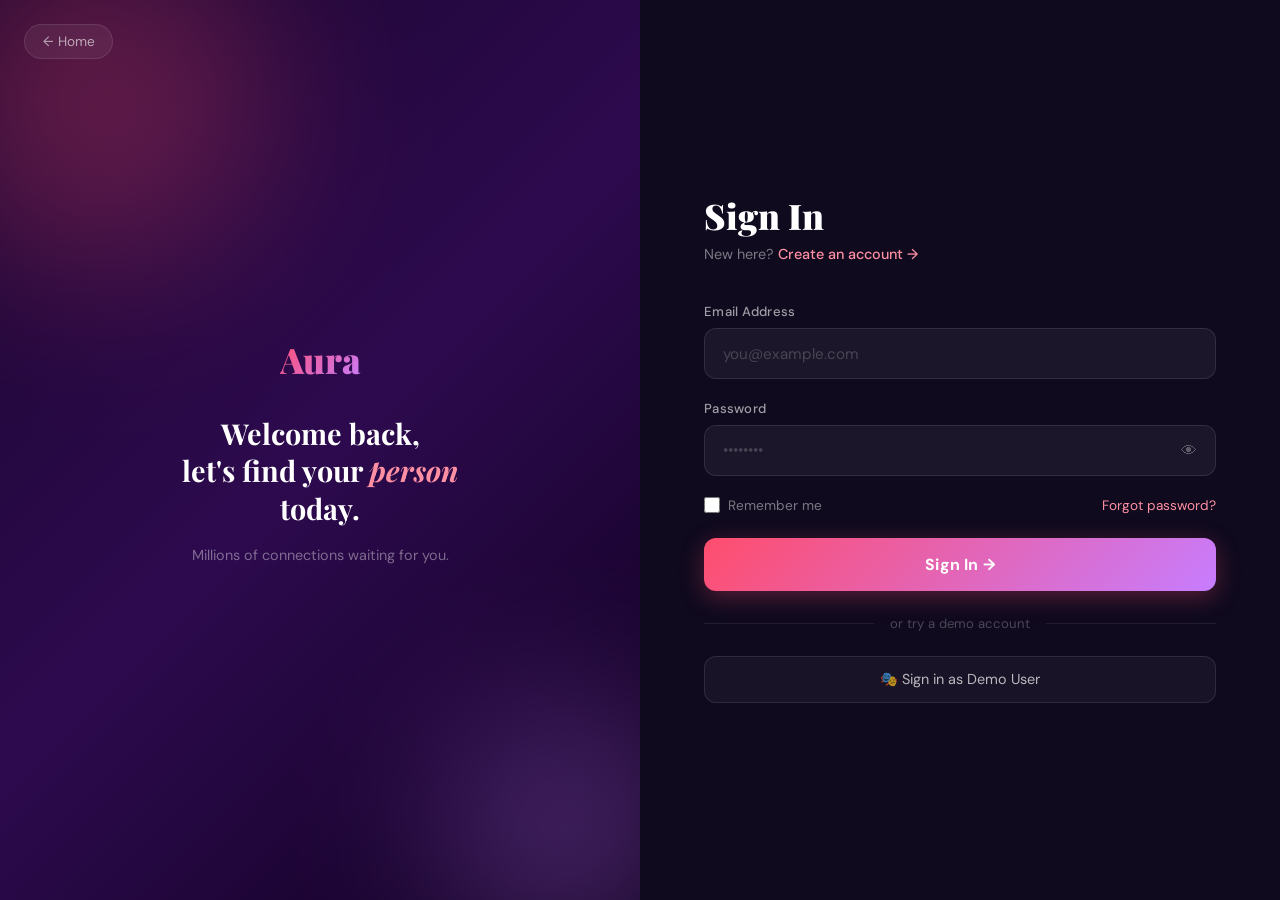
<file: pages/login.html>
<!DOCTYPE html>
<html lang="en">
<head>
<meta charset="UTF-8"/>
<meta name="viewport" content="width=device-width, initial-scale=1.0"/>
<title>Sign In — Aura</title>
<link rel="preconnect" href="https://fonts.googleapis.com"/>
<link href="https://fonts.googleapis.com/css2?family=Playfair+Display:ital,wght@0,700;0,900;1,400&family=DM+Sans:opsz,wght@9..40,300;9..40,400;9..40,500;9..40,600&display=swap" rel="stylesheet"/>
<link rel="stylesheet" href="../css/style.css"/>
<style>
.auth-wrap{
  min-height:100vh;display:grid;
  grid-template-columns:1fr 1fr;
}
@media(max-width:768px){.auth-wrap{grid-template-columns:1fr;}.auth-visual{display:none;}}

/* LEFT visual panel */
.auth-visual{
  position:relative;overflow:hidden;
  background:linear-gradient(135deg,#1a0530,#2d0a4e,#0f0020);
  display:flex;flex-direction:column;align-items:center;justify-content:center;padding:3rem;
}
.orb{position:absolute;border-radius:50%;filter:blur(80px);opacity:0.4;pointer-events:none;}
.orb-a{width:400px;height:400px;background:radial-gradient(#FF4D6D,transparent);top:-100px;left:-100px;animation:sway 7s ease-in-out infinite;}
.orb-b{width:300px;height:300px;background:radial-gradient(#C77DFF,transparent);bottom:-80px;right:-80px;animation:sway 9s ease-in-out infinite reverse;}
@keyframes sway{0%,100%{transform:translate(0,0);}50%{transform:translate(20px,20px);}}

.visual-logo{
  font-family:'Playfair Display',serif;font-size:2.2rem;font-weight:900;
  background:linear-gradient(135deg,#FF4D6D,#C77DFF);
  -webkit-background-clip:text;-webkit-text-fill-color:transparent;
  margin-bottom:2rem;position:relative;z-index:2;
}
.visual-quote{
  position:relative;z-index:2;text-align:center;
  font-family:'Playfair Display',serif;font-size:1.8rem;font-weight:700;
  color:#fff;line-height:1.3;max-width:360px;
}
.visual-quote em{font-style:italic;color:#FF8FA3;}
.visual-sub{
  position:relative;z-index:2;margin-top:1.2rem;
  font-family:'DM Sans',sans-serif;font-size:0.9rem;
  color:rgba(255,255,255,0.4);text-align:center;
}

/* RIGHT form panel */
.auth-form-panel{
  display:flex;flex-direction:column;justify-content:center;
  padding:3rem 4rem;background:var(--bg2);
}
@media(max-width:900px){.auth-form-panel{padding:2rem;}}

.form-header{margin-bottom:2.5rem;}
.form-title{
  font-family:'Playfair Display',serif;font-size:2.2rem;font-weight:900;
  color:#fff;line-height:1.1;
}
.form-sub{margin-top:0.6rem;font-size:0.9rem;color:var(--text-muted);}
.form-sub a{color:#FF8FA3;font-weight:500;}
.form-sub a:hover{color:#FF4D6D;}

.form-group{margin-bottom:1.3rem;}
.form-label{
  display:block;font-size:0.82rem;font-weight:500;
  color:rgba(255,255,255,0.6);margin-bottom:0.5rem;letter-spacing:0.02em;
}
.form-input{
  width:100%;padding:0.9rem 1.1rem;
  background:rgba(255,255,255,0.05);
  border:1px solid rgba(255,255,255,0.1);
  border-radius:12px;color:#fff;font-size:0.95rem;
  transition:border-color .2s,background .2s;outline:none;
}
.form-input:focus{
  border-color:#FF4D6D;
  background:rgba(255,77,109,0.06);
}
.form-input::placeholder{color:rgba(255,255,255,0.2);}

.input-wrap{position:relative;}
.eye-btn{
  position:absolute;right:1rem;top:50%;transform:translateY(-50%);
  background:none;border:none;color:rgba(255,255,255,0.3);
  font-size:1rem;cursor:pointer;transition:color .2s;padding:0.2rem;
}
.eye-btn:hover{color:#FF8FA3;}

.form-row{display:grid;grid-template-columns:1fr 1fr;gap:1rem;}
@media(max-width:500px){.form-row{grid-template-columns:1fr;}}

.remember-row{display:flex;align-items:center;justify-content:space-between;margin-bottom:1.5rem;}
.checkbox-label{display:flex;align-items:center;gap:0.5rem;font-size:0.85rem;color:var(--text-muted);cursor:pointer;}
.checkbox-label input{accent-color:#FF4D6D;width:16px;height:16px;}
.forgot-link{font-size:0.85rem;color:#FF8FA3;transition:color .2s;}
.forgot-link:hover{color:#FF4D6D;}

.btn-submit{
  width:100%;padding:1rem;border:none;border-radius:12px;
  background:linear-gradient(135deg,#FF4D6D,#C77DFF);
  color:#fff;font-size:1rem;font-weight:700;
  transition:opacity .2s,transform .2s;
  box-shadow:0 6px 25px rgba(255,77,109,0.3);
  letter-spacing:0.01em;
}
.btn-submit:hover{opacity:0.92;transform:translateY(-2px);}
.btn-submit:active{transform:translateY(0);}
.btn-submit:disabled{opacity:0.5;cursor:not-allowed;transform:none;}

.divider{
  display:flex;align-items:center;gap:1rem;margin:1.5rem 0;
  color:var(--text-dim);font-size:0.82rem;
}
.divider::before,.divider::after{
  content:'';flex:1;height:1px;background:rgba(255,255,255,0.08);
}

.demo-btn{
  width:100%;padding:0.85rem;border:1px solid rgba(255,255,255,0.1);
  border-radius:12px;background:rgba(255,255,255,0.04);
  color:rgba(255,255,255,0.7);font-size:0.9rem;
  transition:background .2s,border-color .2s;
}
.demo-btn:hover{background:rgba(255,255,255,0.08);border-color:rgba(255,255,255,0.2);}

/* Error / Success */
.alert{
  padding:0.85rem 1.1rem;border-radius:10px;
  font-size:0.88rem;margin-bottom:1.2rem;display:none;
  animation:slideIn .3s ease;
}
@keyframes slideIn{from{opacity:0;transform:translateY(-8px);}to{opacity:1;transform:translateY(0);}}
.alert-error{background:rgba(255,77,109,0.12);border:1px solid rgba(255,77,109,0.3);color:#FF8FA3;}
.alert-success{background:rgba(0,200,150,0.12);border:1px solid rgba(0,200,150,0.3);color:#00C896;}

.back-home{
  position:fixed;top:1.5rem;left:1.5rem;
  background:rgba(255,255,255,0.06);border:1px solid rgba(255,255,255,0.1);
  border-radius:50px;padding:0.5rem 1.1rem;font-size:0.85rem;
  color:rgba(255,255,255,0.6);transition:all .2s;z-index:10;
}
.back-home:hover{background:rgba(255,255,255,0.1);color:#fff;}

/* Loading spinner */
.spinner{
  display:inline-block;width:16px;height:16px;
  border:2px solid rgba(255,255,255,0.3);
  border-top-color:#fff;border-radius:50%;
  animation:spin .6s linear infinite;vertical-align:middle;margin-right:6px;
}
@keyframes spin{to{transform:rotate(360deg);}}
</style>
</head>
<body>

<a href="../index.html" class="back-home">← Home</a>

<div class="auth-wrap">
  <!-- Visual Panel -->
  <div class="auth-visual">
    <div class="orb orb-a"></div>
    <div class="orb orb-b"></div>
    <div class="visual-logo">Aura</div>
    <div class="visual-quote">
      Welcome back,<br/>let's find your <em>person</em> today.
    </div>
    <div class="visual-sub">Millions of connections waiting for you.</div>
  </div>

  <!-- Form Panel -->
  <div class="auth-form-panel">
    <div class="form-header">
      <div class="form-title">Sign In</div>
      <div class="form-sub">New here? <a href="register.html">Create an account →</a></div>
    </div>

    <div class="alert alert-error" id="errorMsg"></div>
    <div class="alert alert-success" id="successMsg"></div>

    <form id="loginForm" novalidate>
      <div class="form-group">
        <label class="form-label">Email Address</label>
        <input type="email" id="email" class="form-input" placeholder="you@example.com" required autocomplete="email"/>
      </div>

      <div class="form-group">
        <label class="form-label">Password</label>
        <div class="input-wrap">
          <input type="password" id="password" class="form-input" placeholder="••••••••" required autocomplete="current-password" style="padding-right:3rem;"/>
          <button type="button" class="eye-btn" id="eyeBtn" title="Show/hide password">👁</button>
        </div>
      </div>

      <div class="remember-row">
        <label class="checkbox-label">
          <input type="checkbox" id="remember"/> Remember me
        </label>
        <a href="#" class="forgot-link">Forgot password?</a>
      </div>

      <button type="submit" class="btn-submit" id="submitBtn">Sign In →</button>
    </form>

    <div class="divider">or try a demo account</div>
    <button class="demo-btn" id="demoBtn">🎭 Sign in as Demo User</button>
  </div>
</div>

<script src="../js/auth.js"></script>
<script>
Auth.requireGuest();

const form = document.getElementById('loginForm');
const errorMsg = document.getElementById('errorMsg');
const successMsg = document.getElementById('successMsg');
const submitBtn = document.getElementById('submitBtn');
const eyeBtn = document.getElementById('eyeBtn');
const pwdInput = document.getElementById('password');

// Restore remembered email
const remembered = localStorage.getItem('aura_remember');
if(remembered){
  document.getElementById('email').value = remembered;
  document.getElementById('remember').checked = true;
}

// Toggle password visibility
eyeBtn.addEventListener('click', ()=>{
  const isText = pwdInput.type === 'text';
  pwdInput.type = isText ? 'password' : 'text';
  eyeBtn.textContent = isText ? '👁' : '🙈';
});

function showError(msg){
  errorMsg.textContent = '⚠ ' + msg;
  errorMsg.style.display = 'block';
  successMsg.style.display = 'none';
}
function showSuccess(msg){
  successMsg.textContent = '✓ ' + msg;
  successMsg.style.display = 'block';
  errorMsg.style.display = 'none';
}

function setLoading(on){
  submitBtn.disabled = on;
  submitBtn.innerHTML = on ? '<span class="spinner"></span> Signing in…' : 'Sign In →';
}

form.addEventListener('submit', e=>{
  e.preventDefault();
  const email = document.getElementById('email').value.trim();
  const password = pwdInput.value;
  if(!email || !password){ showError('Please fill in all fields.'); return; }
  setLoading(true);
  setTimeout(()=>{
    const result = Auth.login({email, password});
    setLoading(false);
    if(result.ok){
      if(document.getElementById('remember').checked){
        localStorage.setItem('aura_remember', email);
      } else {
        localStorage.removeItem('aura_remember');
      }
      showSuccess('Welcome back, ' + result.user.name.split(' ')[0] + '! Redirecting…');
      setTimeout(()=>{ window.location.href = 'app.html'; }, 900);
    } else {
      showError(result.error);
    }
  }, 600);
});

document.getElementById('demoBtn').addEventListener('click', ()=>{
  document.getElementById('email').value = 'priya@demo.com';
  pwdInput.value = 'demo';
  form.dispatchEvent(new Event('submit'));
});
</script>
</body>
</html>
</file>
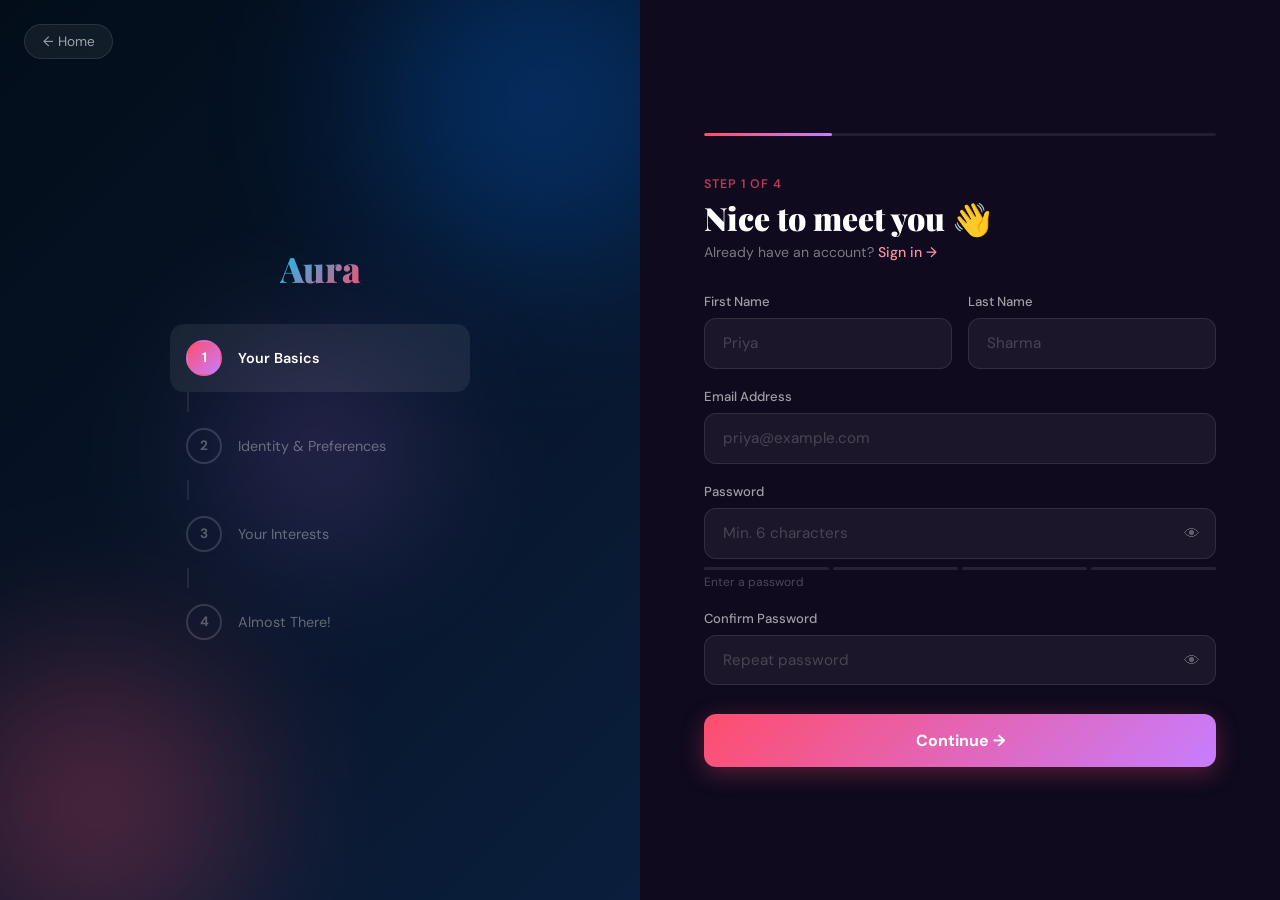
<file: pages/register.html>
<!DOCTYPE html>
<html lang="en">
<head>
<meta charset="UTF-8"/>
<meta name="viewport" content="width=device-width, initial-scale=1.0"/>
<title>Create Account — Aura</title>
<link rel="preconnect" href="https://fonts.googleapis.com"/>
<link href="https://fonts.googleapis.com/css2?family=Playfair+Display:ital,wght@0,700;0,900;1,400&family=DM+Sans:opsz,wght@9..40,300;9..40,400;9..40,500;9..40,600&display=swap" rel="stylesheet"/>
<link rel="stylesheet" href="../css/style.css"/>
<style>
.auth-wrap{min-height:100vh;display:grid;grid-template-columns:1fr 1fr;}
@media(max-width:768px){.auth-wrap{grid-template-columns:1fr;}.auth-visual{display:none;}}

.auth-visual{
  position:relative;overflow:hidden;
  background:linear-gradient(135deg,#030d1a,#071428,#0a1f3d);
  display:flex;flex-direction:column;align-items:center;justify-content:center;padding:3rem;
}
.orb{position:absolute;border-radius:50%;filter:blur(80px);opacity:0.4;pointer-events:none;}
.orb-a{width:400px;height:400px;background:radial-gradient(#0070F3,transparent);top:-100px;right:-100px;animation:sway 7s ease-in-out infinite;}
.orb-b{width:350px;height:350px;background:radial-gradient(#FF4D6D,transparent);bottom:-80px;left:-80px;animation:sway 9s ease-in-out infinite reverse;}
.orb-c{width:200px;height:200px;background:radial-gradient(#C77DFF,transparent);top:50%;left:50%;transform:translate(-50%,-50%);animation:sway 5s ease-in-out infinite;}
@keyframes sway{0%,100%{transform:translate(0,0);}50%{transform:translate(15px,15px);}}

.visual-logo{
  font-family:'Playfair Display',serif;font-size:2.2rem;font-weight:900;
  background:linear-gradient(135deg,#00C6FF,#FF4D6D);
  -webkit-background-clip:text;-webkit-text-fill-color:transparent;
  margin-bottom:2rem;position:relative;z-index:2;
}
.visual-steps{position:relative;z-index:2;width:100%;max-width:300px;}
.vstep{
  display:flex;align-items:center;gap:1rem;padding:1rem;
  border-radius:14px;transition:background .3s;
}
.vstep.active{background:rgba(255,255,255,0.07);}
.vstep-num{
  width:36px;height:36px;border-radius:50%;
  display:flex;align-items:center;justify-content:center;
  font-size:0.85rem;font-weight:700;flex-shrink:0;
  border:2px solid rgba(255,255,255,0.15);color:rgba(255,255,255,0.3);
  transition:all .3s;
}
.vstep.active .vstep-num,.vstep.done .vstep-num{
  background:linear-gradient(135deg,#FF4D6D,#C77DFF);
  border-color:transparent;color:#fff;
}
.vstep-label{font-family:'DM Sans',sans-serif;font-size:0.9rem;color:rgba(255,255,255,0.35);}
.vstep.active .vstep-label{color:#fff;font-weight:600;}
.vstep.done .vstep-label{color:rgba(255,255,255,0.6);}
.vstep-connector{width:2px;height:20px;background:rgba(255,255,255,0.08);margin-left:17px;}

.auth-form-panel{
  display:flex;flex-direction:column;justify-content:center;
  padding:3rem 4rem;background:var(--bg2);overflow-y:auto;
}
@media(max-width:900px){.auth-form-panel{padding:2rem;}}

/* Progress bar */
.progress-bar{
  height:3px;background:rgba(255,255,255,0.08);border-radius:2px;
  margin-bottom:2.5rem;overflow:hidden;
}
.progress-fill{
  height:100%;background:linear-gradient(90deg,#FF4D6D,#C77DFF);
  border-radius:2px;transition:width .4s cubic-bezier(.4,0,.2,1);
}

.form-header{margin-bottom:2rem;}
.step-label{
  font-size:0.78rem;letter-spacing:0.08em;text-transform:uppercase;
  color:rgba(255,77,109,0.7);font-weight:600;margin-bottom:0.5rem;
}
.form-title{font-family:'Playfair Display',serif;font-size:2rem;font-weight:900;color:#fff;line-height:1.1;}
.form-sub{margin-top:0.5rem;font-size:0.88rem;color:var(--text-muted);}
.form-sub a{color:#FF8FA3;font-weight:500;}

/* Steps */
.step{display:none;}
.step.active{display:block;animation:stepIn .35s ease;}
@keyframes stepIn{from{opacity:0;transform:translateX(20px);}to{opacity:1;transform:translateX(0);}}

.form-group{margin-bottom:1.2rem;}
.form-label{display:block;font-size:0.82rem;font-weight:500;color:rgba(255,255,255,0.6);margin-bottom:0.5rem;}
.form-input,.form-select{
  width:100%;padding:0.9rem 1.1rem;
  background:rgba(255,255,255,0.05);
  border:1px solid rgba(255,255,255,0.1);
  border-radius:12px;color:#fff;font-size:0.95rem;
  transition:border-color .2s,background .2s;outline:none;
  -webkit-appearance:none;appearance:none;
}
.form-input:focus,.form-select:focus{border-color:#FF4D6D;background:rgba(255,77,109,0.05);}
.form-input::placeholder{color:rgba(255,255,255,0.2);}
.form-select option{background:#1a1030;color:#fff;}

.form-row{display:grid;grid-template-columns:1fr 1fr;gap:1rem;}
@media(max-width:500px){.form-row{grid-template-columns:1fr;}}

.input-wrap{position:relative;}
.eye-btn{
  position:absolute;right:1rem;top:50%;transform:translateY(-50%);
  background:none;border:none;color:rgba(255,255,255,0.3);
  font-size:1rem;cursor:pointer;transition:color .2s;
}
.eye-btn:hover{color:#FF8FA3;}

/* Password strength */
.pw-strength{margin-top:0.5rem;}
.pw-bars{display:flex;gap:4px;margin-bottom:0.3rem;}
.pw-bar{height:3px;flex:1;border-radius:2px;background:rgba(255,255,255,0.1);transition:background .3s;}
.pw-text{font-size:0.75rem;color:var(--text-dim);}

/* Interest chips */
.chips-wrap{display:flex;flex-wrap:wrap;gap:0.5rem;margin-top:0.5rem;}
.chip{
  padding:0.45rem 1rem;border-radius:50px;font-size:0.85rem;
  border:1px solid rgba(255,255,255,0.12);background:rgba(255,255,255,0.04);
  color:rgba(255,255,255,0.6);cursor:pointer;transition:all .2s;user-select:none;
}
.chip:hover{border-color:rgba(255,77,109,0.4);color:#fff;}
.chip.selected{
  background:rgba(255,77,109,0.15);border-color:rgba(255,77,109,0.5);
  color:#FF8FA3;font-weight:600;
}

/* Gender cards */
.gender-grid{display:grid;grid-template-columns:repeat(3,1fr);gap:0.75rem;margin-top:0.5rem;}
.gender-card{
  padding:1.2rem 0.8rem;border-radius:14px;text-align:center;cursor:pointer;
  border:1px solid rgba(255,255,255,0.1);background:rgba(255,255,255,0.03);
  transition:all .2s;
}
.gender-card:hover{border-color:rgba(255,77,109,0.3);}
.gender-card.selected{
  background:rgba(255,77,109,0.1);border-color:rgba(255,77,109,0.5);
}
.gender-icon{font-size:1.8rem;margin-bottom:0.4rem;}
.gender-label{font-size:0.8rem;color:rgba(255,255,255,0.6);}
.gender-card.selected .gender-label{color:#FF8FA3;font-weight:600;}

/* Terms */
.terms-check{
  display:flex;align-items:flex-start;gap:0.7rem;margin-top:0.5rem;
  font-size:0.83rem;color:var(--text-muted);
}
.terms-check input{accent-color:#FF4D6D;width:16px;height:16px;flex-shrink:0;margin-top:2px;}
.terms-check a{color:#FF8FA3;}

/* Buttons */
.btn-row{display:flex;gap:1rem;margin-top:1.8rem;}
.btn-back{
  flex:0;padding:1rem 1.5rem;border:1px solid rgba(255,255,255,0.12);
  border-radius:12px;background:transparent;color:rgba(255,255,255,0.5);
  font-size:0.95rem;transition:all .2s;white-space:nowrap;
}
.btn-back:hover{background:rgba(255,255,255,0.06);color:#fff;}
.btn-next,.btn-submit{
  flex:1;padding:1rem;border:none;border-radius:12px;
  background:linear-gradient(135deg,#FF4D6D,#C77DFF);
  color:#fff;font-size:1rem;font-weight:700;
  transition:opacity .2s,transform .2s;
  box-shadow:0 6px 25px rgba(255,77,109,0.3);
}
.btn-next:hover,.btn-submit:hover{opacity:0.92;transform:translateY(-2px);}

.alert{
  padding:0.85rem 1.1rem;border-radius:10px;
  font-size:0.88rem;margin-bottom:1.2rem;display:none;
  animation:slideIn .3s ease;
}
@keyframes slideIn{from{opacity:0;transform:translateY(-8px);}to{opacity:1;transform:translateY(0);}}
.alert-error{background:rgba(255,77,109,0.12);border:1px solid rgba(255,77,109,0.3);color:#FF8FA3;}
.alert-success{background:rgba(0,200,150,0.12);border:1px solid rgba(0,200,150,0.3);color:#00C896;}

.back-home{
  position:fixed;top:1.5rem;left:1.5rem;
  background:rgba(255,255,255,0.06);border:1px solid rgba(255,255,255,0.1);
  border-radius:50px;padding:0.5rem 1.1rem;font-size:0.85rem;
  color:rgba(255,255,255,0.6);transition:all .2s;z-index:10;
}
.back-home:hover{background:rgba(255,255,255,0.1);color:#fff;}

.spinner{
  display:inline-block;width:16px;height:16px;
  border:2px solid rgba(255,255,255,0.3);
  border-top-color:#fff;border-radius:50%;
  animation:spin .6s linear infinite;vertical-align:middle;margin-right:6px;
}
@keyframes spin{to{transform:rotate(360deg);}}
</style>
</head>
<body>
<a href="../index.html" class="back-home">← Home</a>

<div class="auth-wrap">
  <!-- Visual Panel -->
  <div class="auth-visual">
    <div class="orb orb-a"></div>
    <div class="orb orb-b"></div>
    <div class="orb orb-c"></div>
    <div class="visual-logo">Aura</div>
    <div class="visual-steps">
      <div class="vstep active" data-step="1">
        <div class="vstep-num">1</div>
        <div class="vstep-label">Your Basics</div>
      </div>
      <div class="vstep-connector"></div>
      <div class="vstep" data-step="2">
        <div class="vstep-num">2</div>
        <div class="vstep-label">Identity & Preferences</div>
      </div>
      <div class="vstep-connector"></div>
      <div class="vstep" data-step="3">
        <div class="vstep-num">3</div>
        <div class="vstep-label">Your Interests</div>
      </div>
      <div class="vstep-connector"></div>
      <div class="vstep" data-step="4">
        <div class="vstep-num">4</div>
        <div class="vstep-label">Almost There!</div>
      </div>
    </div>
  </div>

  <!-- Form Panel -->
  <div class="auth-form-panel">
    <div class="progress-bar"><div class="progress-fill" id="progressFill" style="width:25%"></div></div>

    <div class="alert alert-error" id="errorMsg"></div>

    <!-- STEP 1: Basics -->
    <div class="step active" id="step1">
      <div class="form-header">
        <div class="step-label">Step 1 of 4</div>
        <div class="form-title">Nice to meet you 👋</div>
        <div class="form-sub">Already have an account? <a href="login.html">Sign in →</a></div>
      </div>
      <div class="form-row">
        <div class="form-group">
          <label class="form-label">First Name</label>
          <input type="text" id="firstName" class="form-input" placeholder="Priya"/>
        </div>
        <div class="form-group">
          <label class="form-label">Last Name</label>
          <input type="text" id="lastName" class="form-input" placeholder="Sharma"/>
        </div>
      </div>
      <div class="form-group">
        <label class="form-label">Email Address</label>
        <input type="email" id="regEmail" class="form-input" placeholder="priya@example.com"/>
      </div>
      <div class="form-group">
        <label class="form-label">Password</label>
        <div class="input-wrap">
          <input type="password" id="regPassword" class="form-input" placeholder="Min. 6 characters" style="padding-right:3rem;" oninput="checkStrength(this.value)"/>
          <button type="button" class="eye-btn" onclick="togglePw('regPassword',this)">👁</button>
        </div>
        <div class="pw-strength">
          <div class="pw-bars">
            <div class="pw-bar" id="bar1"></div>
            <div class="pw-bar" id="bar2"></div>
            <div class="pw-bar" id="bar3"></div>
            <div class="pw-bar" id="bar4"></div>
          </div>
          <div class="pw-text" id="pwText">Enter a password</div>
        </div>
      </div>
      <div class="form-group">
        <label class="form-label">Confirm Password</label>
        <div class="input-wrap">
          <input type="password" id="regConfirm" class="form-input" placeholder="Repeat password" style="padding-right:3rem;"/>
          <button type="button" class="eye-btn" onclick="togglePw('regConfirm',this)">👁</button>
        </div>
      </div>
      <div class="btn-row"><button class="btn-next" onclick="goStep(2)">Continue →</button></div>
    </div>

    <!-- STEP 2: Identity -->
    <div class="step" id="step2">
      <div class="form-header">
        <div class="step-label">Step 2 of 4</div>
        <div class="form-title">Tell us about yourself ✨</div>
      </div>
      <div class="form-group">
        <label class="form-label">Date of Birth (must be 18+)</label>
        <input type="date" id="dob" class="form-input"/>
      </div>
      <div class="form-group">
        <label class="form-label">City / Location</label>
        <input type="text" id="location" class="form-input" placeholder="Mumbai, Delhi, Bangalore…"/>
      </div>
      <div class="form-group">
        <label class="form-label">I identify as</label>
        <div class="gender-grid">
          <div class="gender-card" data-val="man" onclick="selectGender(this)">
            <div class="gender-icon">👨</div>
            <div class="gender-label">Man</div>
          </div>
          <div class="gender-card" data-val="woman" onclick="selectGender(this)">
            <div class="gender-icon">👩</div>
            <div class="gender-label">Woman</div>
          </div>
          <div class="gender-card" data-val="nonbinary" onclick="selectGender(this)">
            <div class="gender-icon">🌈</div>
            <div class="gender-label">Non-binary</div>
          </div>
        </div>
      </div>
      <div class="form-group">
        <label class="form-label">I'm looking for</label>
        <select id="lookingFor" class="form-select">
          <option value="">— Select preference —</option>
          <option value="man">Men</option>
          <option value="woman">Women</option>
          <option value="nonbinary">Non-binary people</option>
          <option value="anyone">Everyone</option>
        </select>
      </div>
      <div class="btn-row">
        <button class="btn-back" onclick="goStep(1)">← Back</button>
        <button class="btn-next" onclick="goStep(3)">Continue →</button>
      </div>
    </div>

    <!-- STEP 3: Interests -->
    <div class="step" id="step3">
      <div class="form-header">
        <div class="step-label">Step 3 of 4</div>
        <div class="form-title">What lights you up? 🔥</div>
        <div class="form-sub">Pick at least 3 interests to help us find your match.</div>
      </div>
      <div class="chips-wrap" id="chipsWrap"></div>
      <div class="btn-row">
        <button class="btn-back" onclick="goStep(2)">← Back</button>
        <button class="btn-next" onclick="goStep(4)">Continue →</button>
      </div>
    </div>

    <!-- STEP 4: Final -->
    <div class="step" id="step4">
      <div class="form-header">
        <div class="step-label">Step 4 of 4</div>
        <div class="form-title">One last thing 🌟</div>
      </div>
      <div class="form-group">
        <label class="form-label">Your Bio <span style="color:var(--text-dim)">(optional)</span></label>
        <textarea id="bio" class="form-input" rows="3" placeholder="A sentence or two about you — hobbies, vibe, what you're looking for…" style="resize:vertical;"></textarea>
      </div>
      <div class="terms-check">
        <input type="checkbox" id="terms"/>
        <div>I agree to Aura's <a href="#">Terms of Service</a> and <a href="#">Privacy Policy</a>. I confirm I am 18 years or older.</div>
      </div>
      <div class="btn-row">
        <button class="btn-back" onclick="goStep(3)">← Back</button>
        <button class="btn-submit" id="submitBtn" onclick="doRegister()">✨ Create My Aura</button>
      </div>
    </div>

  </div><!-- /auth-form-panel -->
</div>

<script src="../js/auth.js"></script>
<script>
Auth.requireGuest();

let currentStep = 1;
let selectedGender = '';
let selectedInterests = [];

const INTERESTS = [
  'Music','Travel','Photography','Art','Reading','Cooking','Gaming','Fitness',
  'Yoga','Dancing','Movies','Hiking','Cycling','Coffee','Tea','Astronomy',
  'Poetry','Philosophy','Fashion','Foodie','Sports','Coding','Design','Meditation',
  'Dogs','Cats','Netflix','Theatre','Stand-up Comedy','Journaling'
];

// Build chips
const wrap = document.getElementById('chipsWrap');
INTERESTS.forEach(i=>{
  const chip = document.createElement('div');
  chip.className = 'chip';
  chip.textContent = i;
  chip.addEventListener('click',()=>{
    chip.classList.toggle('selected');
    if(chip.classList.contains('selected')) selectedInterests.push(i);
    else selectedInterests = selectedInterests.filter(x=>x!==i);
  });
  wrap.appendChild(chip);
});

function goStep(n){
  hideError();
  if(n > currentStep && !validateStep(currentStep)) return;
  document.getElementById('step'+currentStep).classList.remove('active');
  document.querySelectorAll('.vstep').forEach((el,i)=>{
    el.classList.remove('active','done');
    if(i+1 < n) el.classList.add('done');
    if(i+1 === n) el.classList.add('active');
  });
  currentStep = n;
  document.getElementById('step'+n).classList.add('active');
  document.getElementById('progressFill').style.width = (n/4*100)+'%';
  window.scrollTo({top:0,behavior:'smooth'});
}

function validateStep(s){
  if(s===1){
    const fn = document.getElementById('firstName').value.trim();
    const ln = document.getElementById('lastName').value.trim();
    const em = document.getElementById('regEmail').value.trim();
    const pw = document.getElementById('regPassword').value;
    const cf = document.getElementById('regConfirm').value;
    if(!fn||!ln) return showError('Please enter your full name.');
    if(!em||!/\S+@\S+\.\S+/.test(em)) return showError('Please enter a valid email address.');
    if(pw.length < 6) return showError('Password must be at least 6 characters.');
    if(pw !== cf) return showError('Passwords do not match.');
    return true;
  }
  if(s===2){
    if(!document.getElementById('dob').value) return showError('Please enter your date of birth.');
    if(!selectedGender) return showError('Please select how you identify.');
    if(!document.getElementById('lookingFor').value) return showError('Please select your preference.');
    const age = Auth.calcAge(document.getElementById('dob').value);
    if(age < 18) return showError('You must be 18 or older to join Aura.');
    return true;
  }
  if(s===3){
    if(selectedInterests.length < 3) return showError('Pick at least 3 interests.');
    return true;
  }
  return true;
}

function showError(msg){ const el=document.getElementById('errorMsg'); el.textContent='⚠ '+msg; el.style.display='block'; return false; }
function hideError(){ document.getElementById('errorMsg').style.display='none'; }
function togglePw(id,btn){ const i=document.getElementById(id); i.type=i.type==='text'?'password':'text'; btn.textContent=i.type==='password'?'👁':'🙈'; }

function selectGender(card){
  document.querySelectorAll('.gender-card').forEach(c=>c.classList.remove('selected'));
  card.classList.add('selected');
  selectedGender = card.dataset.val;
}

function checkStrength(pw){
  let score = 0;
  if(pw.length >= 6) score++;
  if(pw.length >= 10) score++;
  if(/[A-Z]/.test(pw)&&/[a-z]/.test(pw)) score++;
  if(/[0-9!@#$%^&*]/.test(pw)) score++;
  const bars = ['bar1','bar2','bar3','bar4'];
  const cols = ['','#FF6B6B','#FF9E00','#FFD93D','#00C896'];
  const labels = ['','Weak','Fair','Good','Strong 💪'];
  bars.forEach((id,i)=>{
    document.getElementById(id).style.background = i < score ? cols[score] : 'rgba(255,255,255,0.1)';
  });
  document.getElementById('pwText').textContent = pw.length ? labels[score] : 'Enter a password';
  document.getElementById('pwText').style.color = cols[score] || 'rgba(255,255,255,0.3)';
}

function doRegister(){
  if(!validateStep(4)) return;
  if(!document.getElementById('terms').checked){ showError('Please accept the Terms of Service.'); return; }
  const btn = document.getElementById('submitBtn');
  btn.disabled = true;
  btn.innerHTML = '<span class="spinner"></span> Creating your Aura…';
  setTimeout(()=>{
    const result = Auth.register({
      name: document.getElementById('firstName').value.trim()+' '+document.getElementById('lastName').value.trim(),
      email: document.getElementById('regEmail').value.trim(),
      password: document.getElementById('regPassword').value,
      dob: document.getElementById('dob').value,
      gender: selectedGender,
      lookingFor: document.getElementById('lookingFor').value,
    });
    if(result.ok){
      Auth.updateProfile({
        bio: document.getElementById('bio').value.trim(),
        interests: selectedInterests,
        location: document.getElementById('location').value.trim(),
      });
      btn.innerHTML = '✓ Welcome to Aura!';
      btn.style.background = 'linear-gradient(135deg,#00C896,#0070F3)';
      setTimeout(()=>{ window.location.href = 'app.html'; }, 900);
    } else {
      btn.disabled = false;
      btn.innerHTML = '✨ Create My Aura';
      showError(result.error);
    }
  }, 800);
}
</script>
</body>
</html>
</file>
<file: css/style.css>
/* ── GLOBAL STYLES ── */
*,*::before,*::after{box-sizing:border-box;margin:0;padding:0;}

:root{
  --rose:#FF4D6D;
  --rose-light:#FF8FA3;
  --rose-dark:#C9184A;
  --purple:#C77DFF;
  --purple-dark:#7B2FBE;
  --gold:#FF9E00;
  --bg:#080512;
  --bg2:#0F0A1E;
  --surface:rgba(255,255,255,0.04);
  --border:rgba(255,255,255,0.08);
  --text:#fff;
  --text-muted:rgba(255,255,255,0.45);
  --text-dim:rgba(255,255,255,0.25);
  --radius:16px;
  --radius-lg:24px;
}

html{scroll-behavior:smooth;}

body{
  background:var(--bg);
  color:var(--text);
  font-family:'DM Sans',sans-serif;
  min-height:100vh;
  -webkit-font-smoothing:antialiased;
}

a{text-decoration:none;color:inherit;}
button{cursor:pointer;font-family:'DM Sans',sans-serif;}
input,textarea,select{font-family:'DM Sans',sans-serif;}

/* Scrollbar */
::-webkit-scrollbar{width:6px;}
::-webkit-scrollbar-track{background:var(--bg);}
::-webkit-scrollbar-thumb{background:rgba(255,77,109,0.3);border-radius:3px;}

/* Selection */
::selection{background:rgba(255,77,109,0.3);}
</file>
